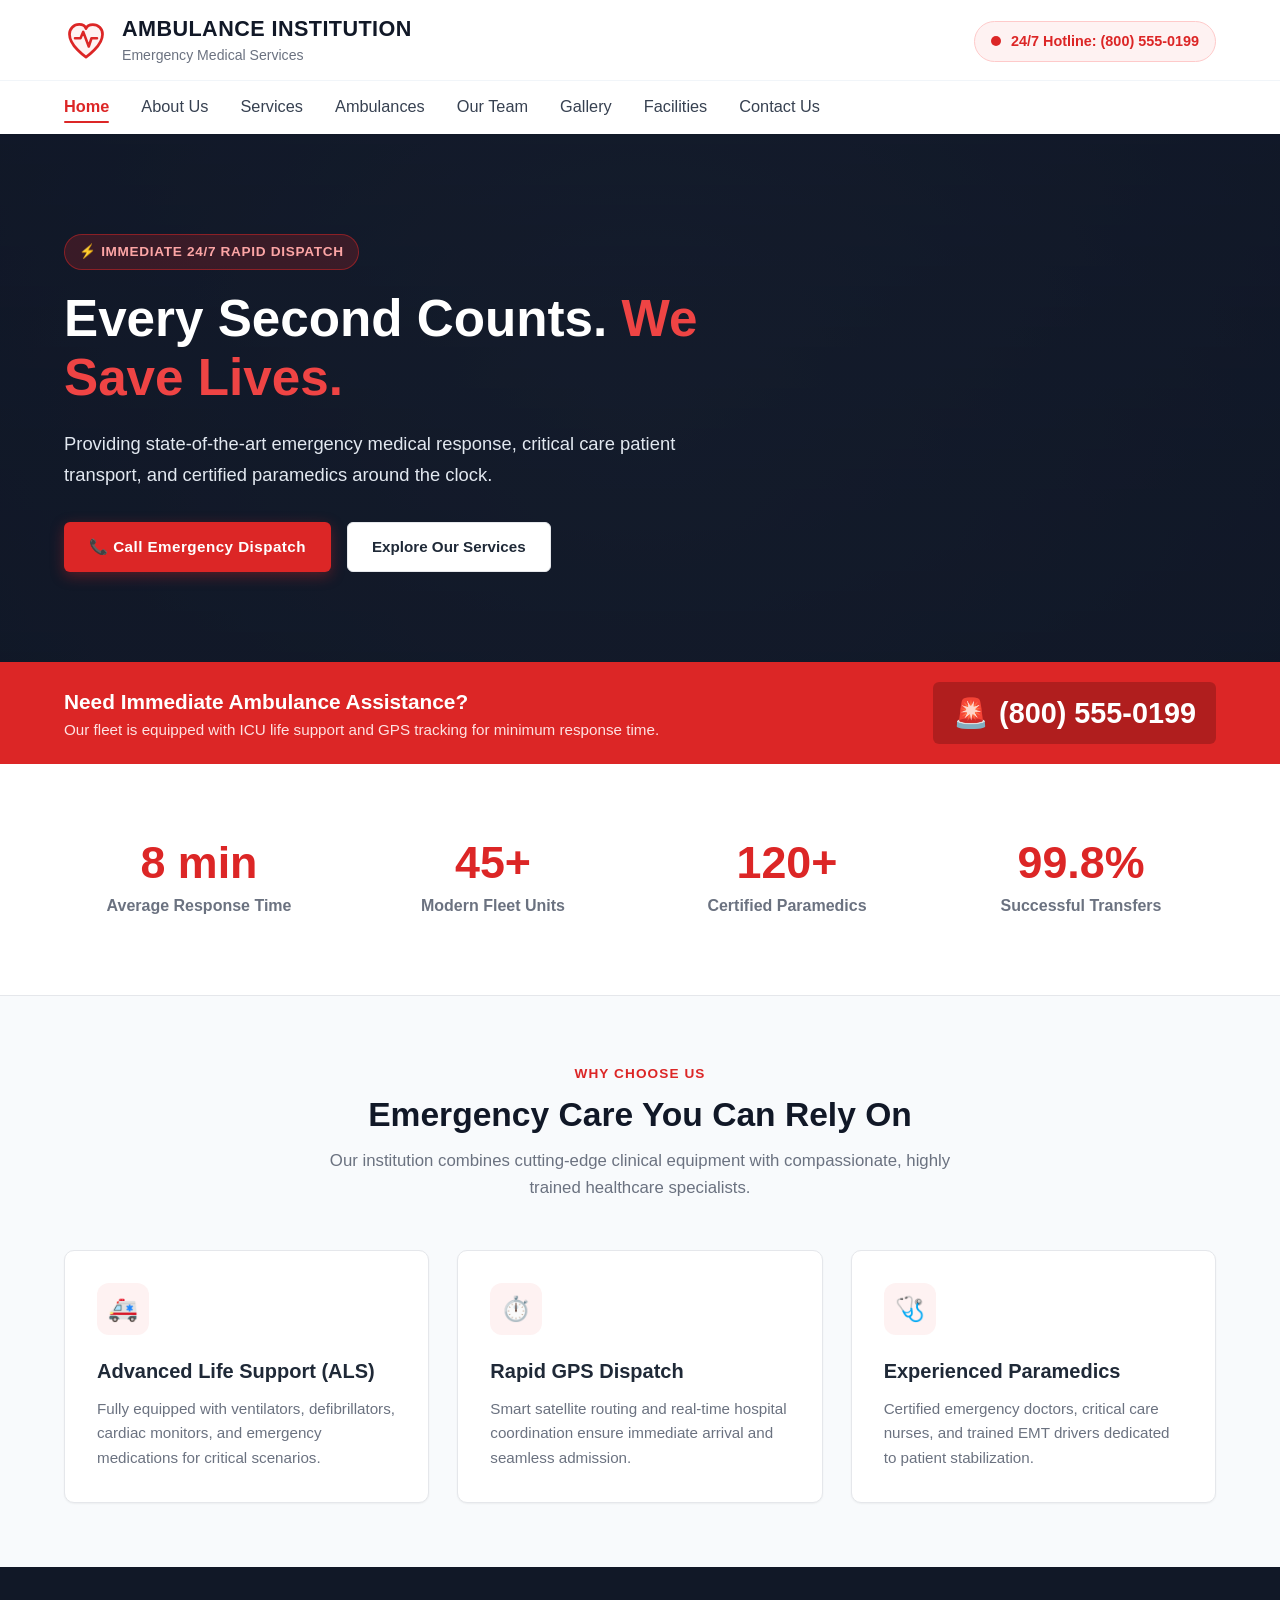
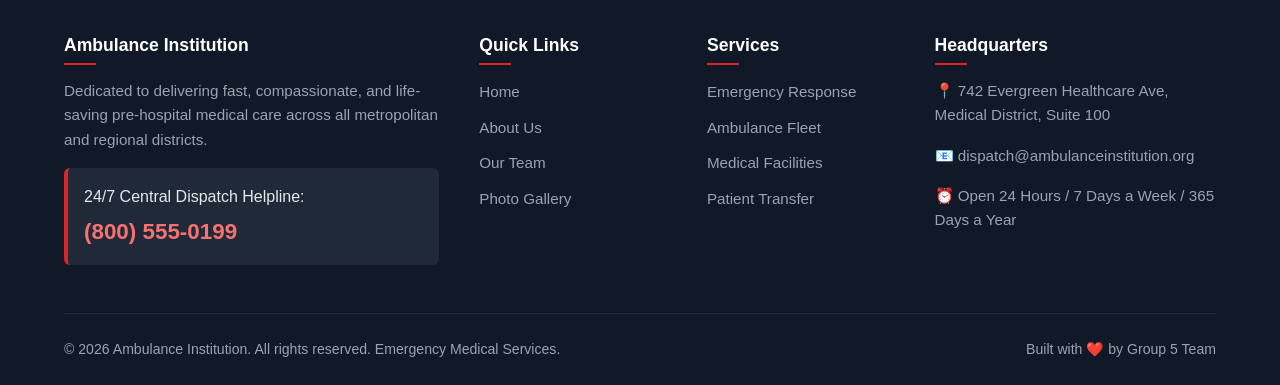
<file: index.html>
<!-- ========================================================
     ASSIGNED TO: PERSON 1 (Home Page)
     DO NOT edit this file if you are not Person 1!
     ======================================================== -->
<!DOCTYPE html>
<html lang="en">
<head>
  <meta charset="UTF-8">
  <meta name="viewport" content="width=device-width, initial-scale=1.0">
  <title>Ambulance Institution | Emergency Medical Services</title>
  <!-- Shared common styles -->
  <link rel="stylesheet" href="css/common.css">
  <!-- Person 1 styles -->
  <link rel="stylesheet" href="css/home.css">
</head>
<body>

  <!-- ========================================================
       HEADER (Shared across all pages - matches provided design)
       ======================================================== -->
  <header class="site-header">
    <div class="header-top">
      <div class="container">
        <div class="brand-wrapper">
          <img src="images/logo.svg" alt="Ambulance Institution Logo" class="brand-logo-icon">
          <div class="brand-text">
            <span class="brand-title">AMBULANCE INSTITUTION</span>
            <span class="brand-subtitle">Emergency Medical Services</span>
          </div>
        </div>
        <div class="emergency-quick-badge">
          <span class="pulse-dot"></span>
          <span>24/7 Hotline: (800) 555-0199</span>
        </div>
      </div>
    </div>

    <div class="header-divider"></div>

    <div class="nav-wrapper">
      <div class="container">
        <button class="mobile-nav-toggle" aria-label="Toggle navigation">&#9776;</button>
        <ul class="nav-menu">
          <li><a href="index.html" class="active">Home</a></li>
          <li><a href="about.html">About Us</a></li>
          <li><a href="services.html">Services</a></li>
          <li><a href="ambulances.html">Ambulances</a></li>
          <li><a href="team.html">Our Team</a></li>
          <li><a href="gallery.html">Gallery</a></li>
          <li><a href="facilities.html">Facilities</a></li>
          <li><a href="contact.html">Contact Us</a></li>
        </ul>
      </div>
    </div>
  </header>

  <!-- ========================================================
       PAGE CONTENT (PERSON 1 WORKSPACE)
       ======================================================== -->
  <main>
    <!-- Hero Banner -->
    <section class="hero-section">
      <div class="container">
        <div class="hero-content">
          <div class="hero-badge">⚡ Immediate 24/7 Rapid Dispatch</div>
          <h1 class="hero-title">Every Second Counts. <span>We Save Lives.</span></h1>
          <p class="hero-desc">
            Providing state-of-the-art emergency medical response, critical care patient transport, and certified paramedics around the clock.
          </p>
          <div class="hero-actions">
            <a href="tel:8005550199" class="btn btn-emergency">📞 Call Emergency Dispatch</a>
            <a href="services.html" class="btn btn-secondary">Explore Our Services</a>
          </div>
        </div>
      </div>
    </section>

    <!-- Quick Emergency Action Strip -->
    <section class="quick-emergency-strip">
      <div class="container">
        <div class="strip-text">
          <h3>Need Immediate Ambulance Assistance?</h3>
          <p>Our fleet is equipped with ICU life support and GPS tracking for minimum response time.</p>
        </div>
        <a href="tel:8005550199" class="strip-hotline">
          🚨 <span>(800) 555-0199</span>
        </a>
      </div>
    </section>

    <!-- Key Stats -->
    <section class="stats-section">
      <div class="container">
        <div class="grid-4">
          <div class="stat-item">
            <div class="stat-number">8 min</div>
            <div class="stat-label">Average Response Time</div>
          </div>
          <div class="stat-item">
            <div class="stat-number">45+</div>
            <div class="stat-label">Modern Fleet Units</div>
          </div>
          <div class="stat-item">
            <div class="stat-number">120+</div>
            <div class="stat-label">Certified Paramedics</div>
          </div>
          <div class="stat-item">
            <div class="stat-number">99.8%</div>
            <div class="stat-label">Successful Transfers</div>
          </div>
        </div>
      </div>
    </section>

    <!-- Core Highlights / Overview -->
    <section class="section-padding">
      <div class="container">
        <div class="section-header">
          <span class="section-tag">Why Choose Us</span>
          <h2 class="section-title">Emergency Care You Can Rely On</h2>
          <p class="section-desc">Our institution combines cutting-edge clinical equipment with compassionate, highly trained healthcare specialists.</p>
        </div>

        <div class="grid-3">
          <div class="feature-card">
            <div class="feature-icon">🚑</div>
            <h3>Advanced Life Support (ALS)</h3>
            <p>Fully equipped with ventilators, defibrillators, cardiac monitors, and emergency medications for critical scenarios.</p>
          </div>
          <div class="feature-card">
            <div class="feature-icon">⏱️</div>
            <h3>Rapid GPS Dispatch</h3>
            <p>Smart satellite routing and real-time hospital coordination ensure immediate arrival and seamless admission.</p>
          </div>
          <div class="feature-card">
            <div class="feature-icon">🩺</div>
            <h3>Experienced Paramedics</h3>
            <p>Certified emergency doctors, critical care nurses, and trained EMT drivers dedicated to patient stabilization.</p>
          </div>
        </div>
      </div>
    </section>
  </main>

  <!-- ========================================================
       FOOTER (Shared across all pages)
       ======================================================== -->
  <footer class="site-footer">
    <div class="container">
      <div class="footer-grid">
        <div class="footer-col">
          <h4>Ambulance Institution</h4>
          <p>Dedicated to delivering fast, compassionate, and life-saving pre-hospital medical care across all metropolitan and regional districts.</p>
          <div class="footer-emergency-box">
            <span>24/7 Central Dispatch Helpline:</span>
            <span class="phone">(800) 555-0199</span>
          </div>
        </div>
        <div class="footer-col">
          <h4>Quick Links</h4>
          <ul class="footer-links">
            <li><a href="index.html">Home</a></li>
            <li><a href="about.html">About Us</a></li>
            <li><a href="team.html">Our Team</a></li>
            <li><a href="gallery.html">Photo Gallery</a></li>
          </ul>
        </div>
        <div class="footer-col">
          <h4>Services</h4>
          <ul class="footer-links">
            <li><a href="services.html">Emergency Response</a></li>
            <li><a href="ambulances.html">Ambulance Fleet</a></li>
            <li><a href="facilities.html">Medical Facilities</a></li>
            <li><a href="contact.html">Patient Transfer</a></li>
          </ul>
        </div>
        <div class="footer-col">
          <h4>Headquarters</h4>
          <p>📍 742 Evergreen Healthcare Ave, Medical District, Suite 100</p>
          <p>📧 dispatch@ambulanceinstitution.org</p>
          <p>⏰ Open 24 Hours / 7 Days a Week / 365 Days a Year</p>
        </div>
      </div>
      <div class="footer-bottom">
        <p>&copy; 2026 Ambulance Institution. All rights reserved. Emergency Medical Services.</p>
        <p>Built with ❤️ by Group 5 Team</p>
      </div>
    </div>
  </footer>

  <script src="js/main.js"></script>
</body>
</html>
</file>
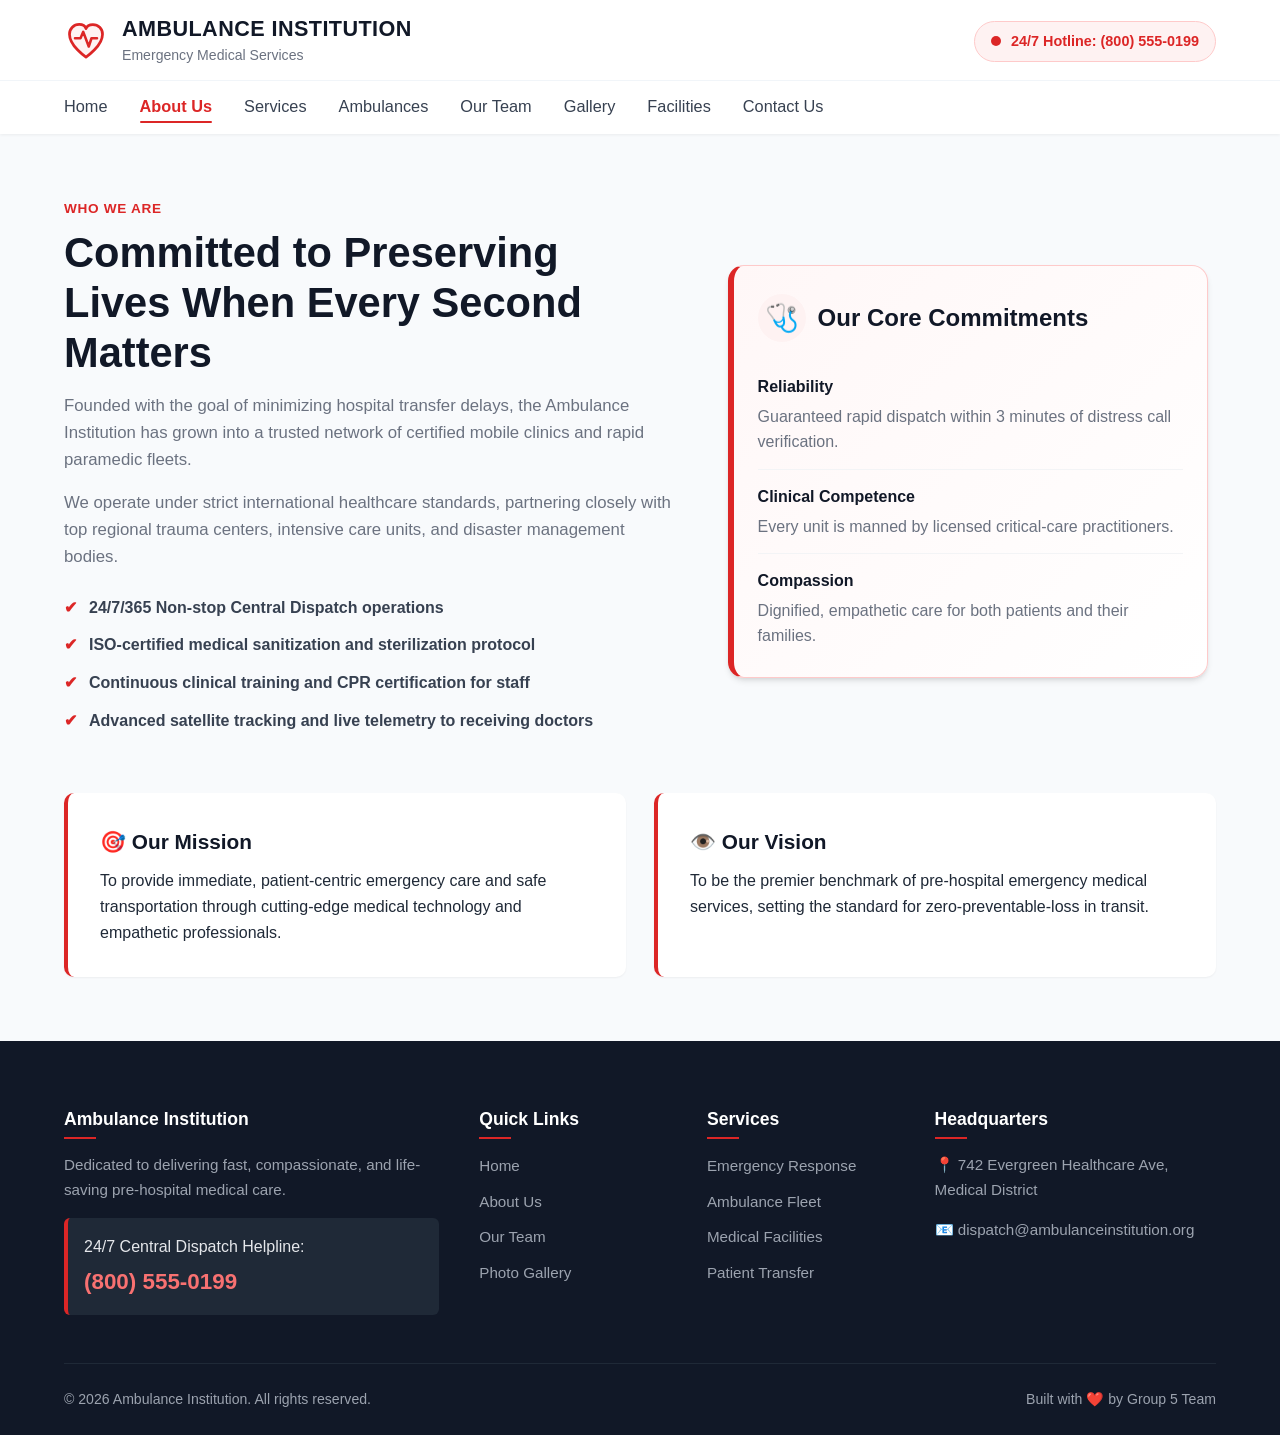
<file: about.html>
<!-- ========================================================
     ASSIGNED TO: PERSON 2 (About Us)
     DO NOT edit this file if you are not Person 2!
     ======================================================== -->
<!DOCTYPE html>
<html lang="en">
<head>
  <meta charset="UTF-8">
  <meta name="viewport" content="width=device-width, initial-scale=1.0">
  <title>About Us | Ambulance Institution</title>
  <link rel="stylesheet" href="css/common.css">
  <link rel="stylesheet" href="css/about.css">
</head>
<body>

  <!-- Shared Header -->
  <header class="site-header">
    <div class="header-top">
      <div class="container">
        <div class="brand-wrapper">
          <img src="images/logo.svg" alt="Ambulance Institution Logo" class="brand-logo-icon">
          <div class="brand-text">
            <span class="brand-title">AMBULANCE INSTITUTION</span>
            <span class="brand-subtitle">Emergency Medical Services</span>
          </div>
        </div>
        <div class="emergency-quick-badge">
          <span class="pulse-dot"></span>
          <span>24/7 Hotline: (800) 555-0199</span>
        </div>
      </div>
    </div>
    <div class="header-divider"></div>
    <div class="nav-wrapper">
      <div class="container">
        <button class="mobile-nav-toggle" aria-label="Toggle navigation">&#9776;</button>
        <ul class="nav-menu">
          <li><a href="index.html">Home</a></li>
          <li><a href="about.html" class="active">About Us</a></li>
          <li><a href="services.html">Services</a></li>
          <li><a href="ambulances.html">Ambulances</a></li>
          <li><a href="team.html">Our Team</a></li>
          <li><a href="gallery.html">Gallery</a></li>
          <li><a href="facilities.html">Facilities</a></li>
          <li><a href="contact.html">Contact Us</a></li>
        </ul>
      </div>
    </div>
  </header>

  <main>
    <!-- About Detail Section -->
    <section class="section-padding">
      <div class="container">
        <div class="about-intro-grid">
          <div class="about-text">
            <span class="about-badge">Who We Are</span>
            <h2>Committed to Preserving Lives When Every Second Matters</h2>
            <p>
              Founded with the goal of minimizing hospital transfer delays, the Ambulance Institution has grown into a trusted network of certified mobile clinics and rapid paramedic fleets.
            </p>
            <p>
              We operate under strict international healthcare standards, partnering closely with top regional trauma centers, intensive care units, and disaster management bodies.
            </p>
            <ul class="about-highlights">
              <li>24/7/365 Non-stop Central Dispatch operations</li>
              <li>ISO-certified medical sanitization and sterilization protocol</li>
              <li>Continuous clinical training and CPR certification for staff</li>
              <li>Advanced satellite tracking and live telemetry to receiving doctors</li>
            </ul>
          </div>
          <div class="about-visual">
            <div class="about-visual-card">
              <div class="about-card-header">
                <span class="about-card-icon">🩺</span>
                <h3>Our Core Commitments</h3>
              </div>
              <div class="about-commitment">
                <strong>Reliability</strong>
                <span>Guaranteed rapid dispatch within 3 minutes of distress call verification.</span>
              </div>
              <div class="about-commitment">
                <strong>Clinical Competence</strong>
                <span>Every unit is manned by licensed critical-care practitioners.</span>
              </div>
              <div class="about-commitment">
                <strong>Compassion</strong>
                <span>Dignified, empathetic care for both patients and their families.</span>
              </div>
            </div>
          </div>
        </div>

        <!-- Mission & Vision -->
        <div class="vision-mission-cards">
          <div class="vision-card">
            <h3>🎯 Our Mission</h3>
            <p>To provide immediate, patient-centric emergency care and safe transportation through cutting-edge medical technology and empathetic professionals.</p>
          </div>
          <div class="vision-card">
            <h3>👁️ Our Vision</h3>
            <p>To be the premier benchmark of pre-hospital emergency medical services, setting the standard for zero-preventable-loss in transit.</p>
          </div>
        </div>
      </div>
    </section>
  </main>

  <!-- Shared Footer -->
  <footer class="site-footer">
    <div class="container">
      <div class="footer-grid">
        <div class="footer-col">
          <h4>Ambulance Institution</h4>
          <p>Dedicated to delivering fast, compassionate, and life-saving pre-hospital medical care.</p>
          <div class="footer-emergency-box">
            <span>24/7 Central Dispatch Helpline:</span>
            <span class="phone">(800) 555-0199</span>
          </div>
        </div>
        <div class="footer-col">
          <h4>Quick Links</h4>
          <ul class="footer-links">
            <li><a href="index.html">Home</a></li>
            <li><a href="about.html">About Us</a></li>
            <li><a href="team.html">Our Team</a></li>
            <li><a href="gallery.html">Photo Gallery</a></li>
          </ul>
        </div>
        <div class="footer-col">
          <h4>Services</h4>
          <ul class="footer-links">
            <li><a href="services.html">Emergency Response</a></li>
            <li><a href="ambulances.html">Ambulance Fleet</a></li>
            <li><a href="facilities.html">Medical Facilities</a></li>
            <li><a href="contact.html">Patient Transfer</a></li>
          </ul>
        </div>
        <div class="footer-col">
          <h4>Headquarters</h4>
          <p>📍 742 Evergreen Healthcare Ave, Medical District</p>
          <p>📧 dispatch@ambulanceinstitution.org</p>
        </div>
      </div>
      <div class="footer-bottom">
        <p>&copy; 2026 Ambulance Institution. All rights reserved.</p>
        <p>Built with ❤️ by Group 5 Team</p>
      </div>
    </div>
  </footer>

  <script src="js/main.js"></script>
</body>
</html>
</file>
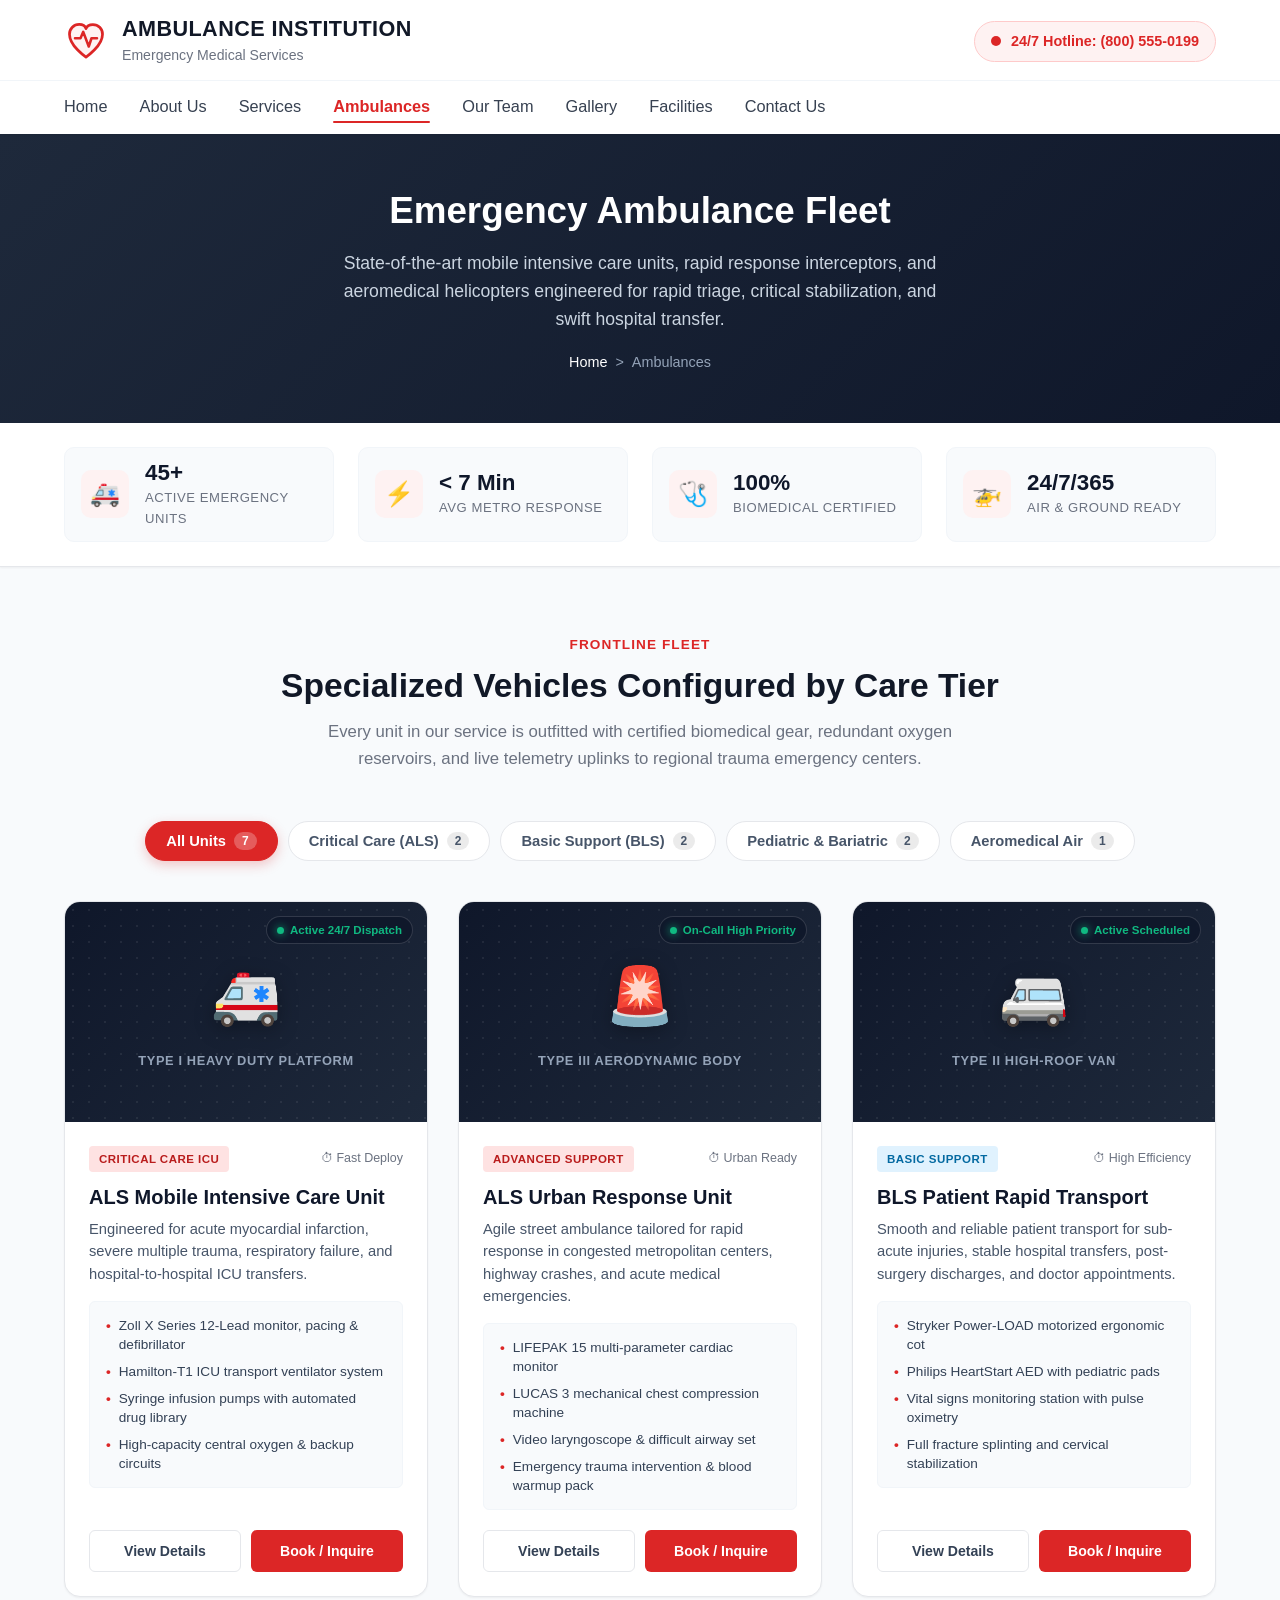
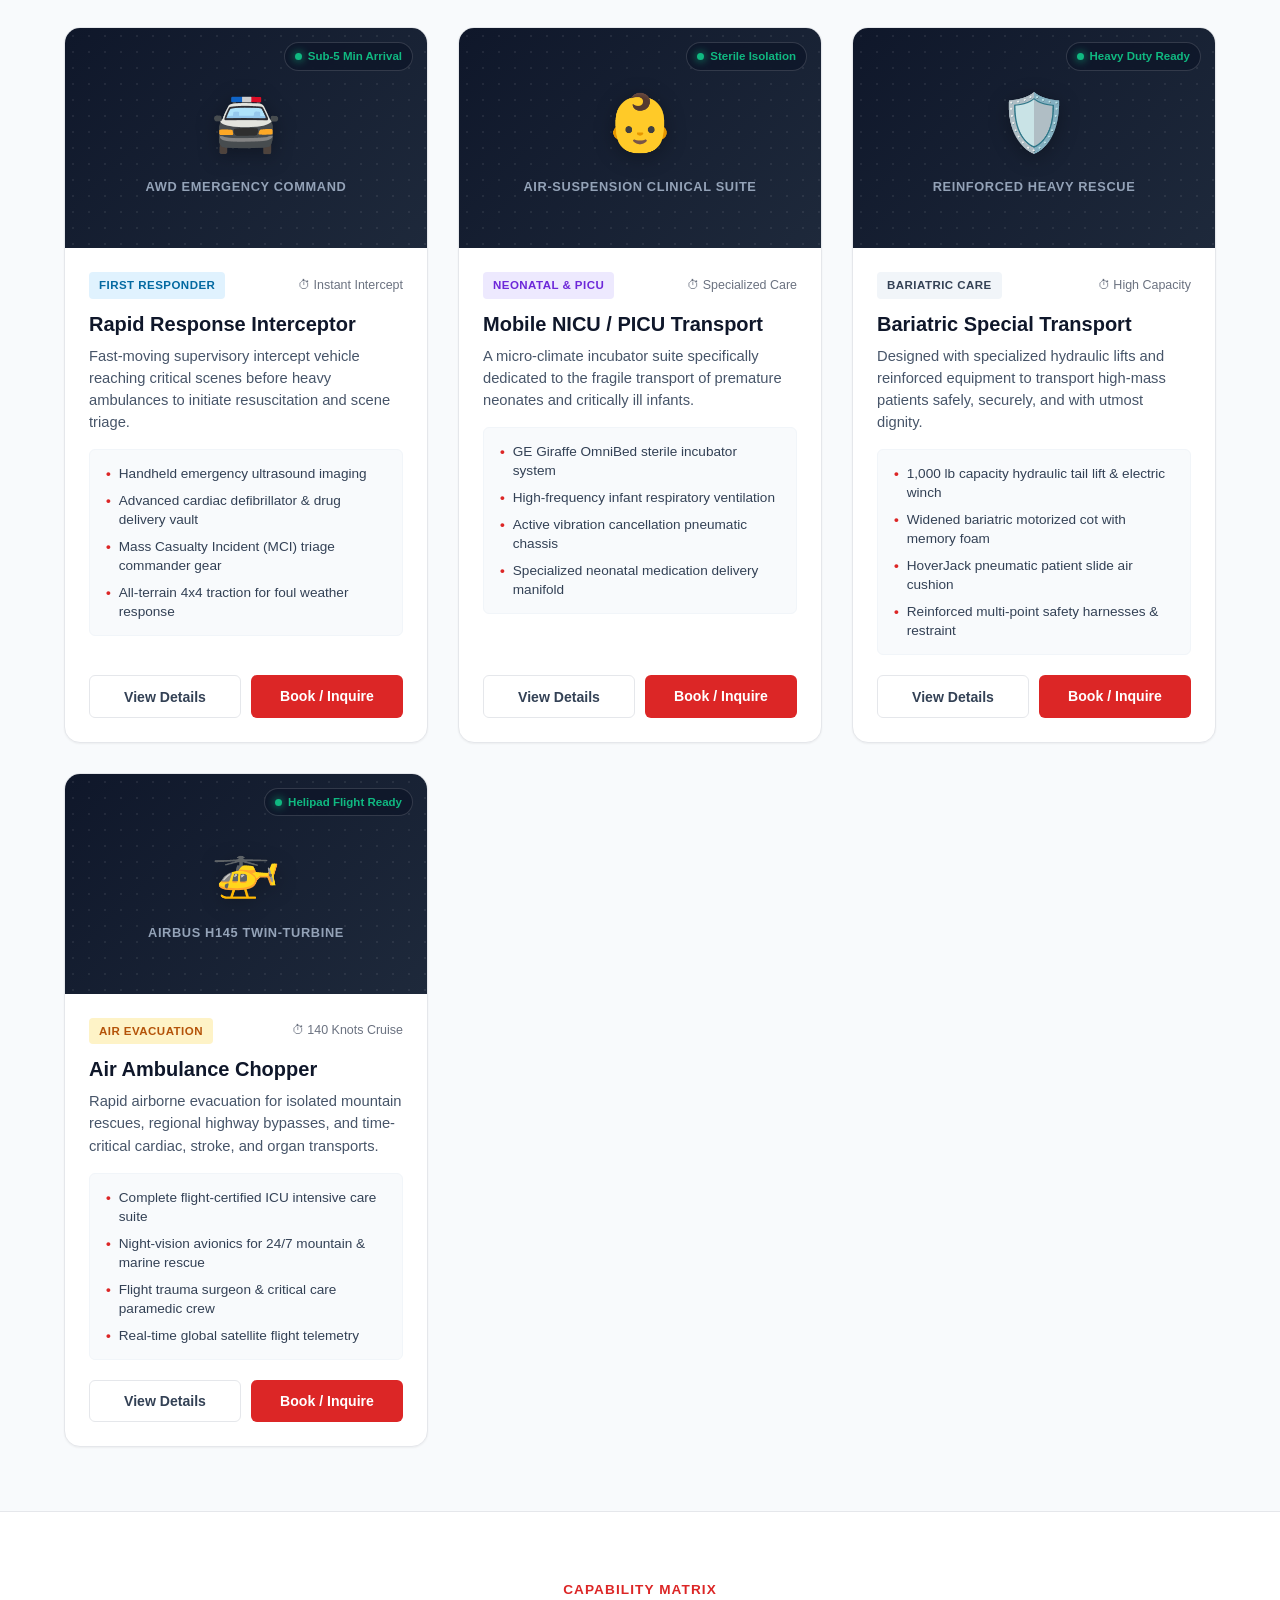
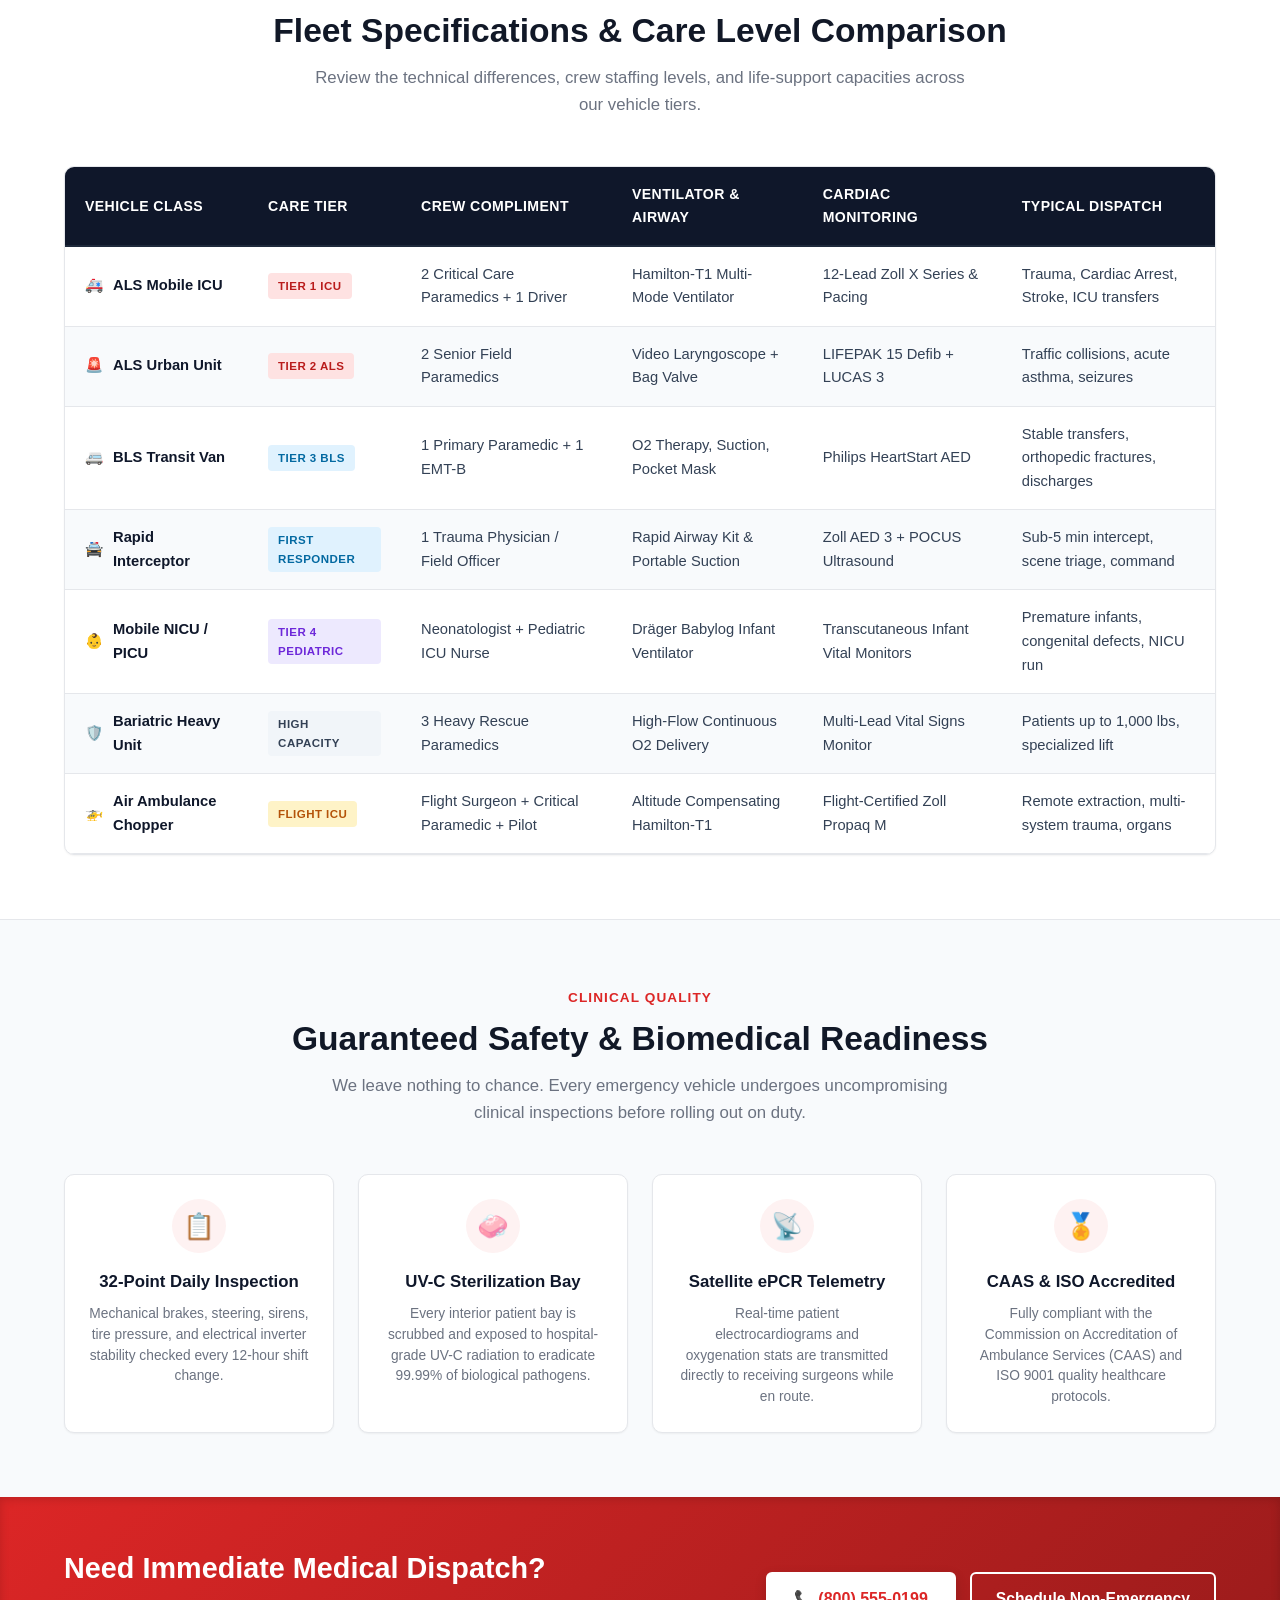
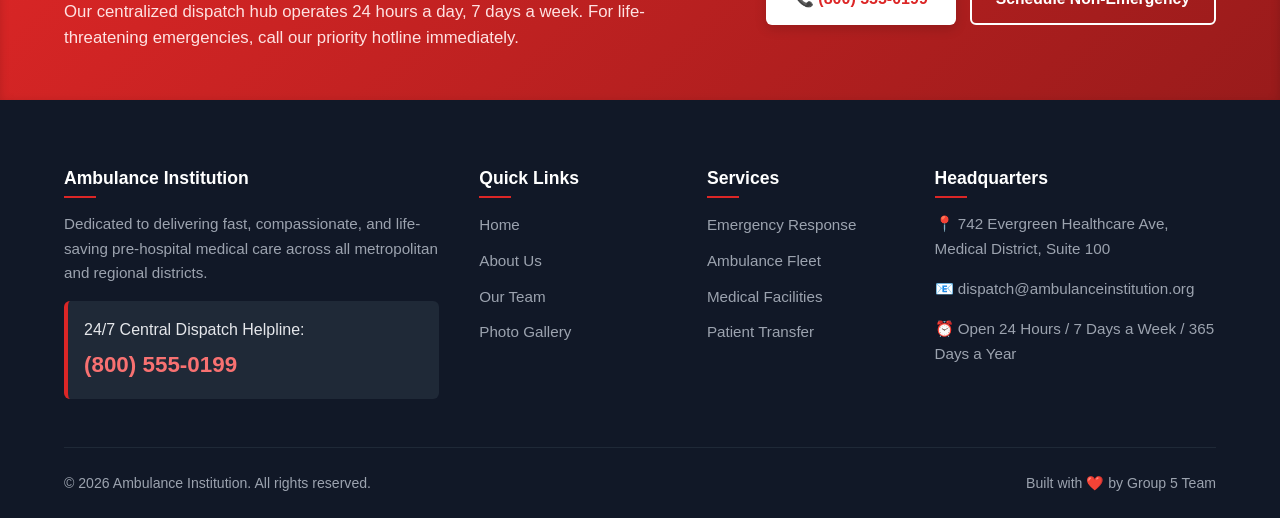
<file: ambulances.html>
<!-- ========================================================
     ASSIGNED TO: PERSON 4 (Ambulances)
     DO NOT edit this file if you are not Person 4!
     ======================================================== -->
<!DOCTYPE html>
<html lang="en">
<head>
  <meta charset="UTF-8">
  <meta name="viewport" content="width=device-width, initial-scale=1.0">
  <title>Our Ambulances & Fleet | Ambulance Institution</title>
  <!-- Shared common styles -->
  <link rel="stylesheet" href="css/common.css">
  <!-- Person 4 styles -->
  <link rel="stylesheet" href="css/ambulances.css">
</head>
<body>

  <!-- Shared Header -->
  <header class="site-header">
    <div class="header-top">
      <div class="container">
        <div class="brand-wrapper">
          <img src="images/logo.svg" alt="Ambulance Institution Logo" class="brand-logo-icon">
          <div class="brand-text">
            <span class="brand-title">AMBULANCE INSTITUTION</span>
            <span class="brand-subtitle">Emergency Medical Services</span>
          </div>
        </div>
        <div class="emergency-quick-badge">
          <span class="pulse-dot"></span>
          <span>24/7 Hotline: (800) 555-0199</span>
        </div>
      </div>
    </div>
    <div class="header-divider"></div>
    <div class="nav-wrapper">
      <div class="container">
        <button class="mobile-nav-toggle" aria-label="Toggle navigation">&#9776;</button>
        <ul class="nav-menu">
          <li><a href="index.html">Home</a></li>
          <li><a href="about.html">About Us</a></li>
          <li><a href="services.html">Services</a></li>
          <li><a href="ambulances.html" class="active">Ambulances</a></li>
          <li><a href="team.html">Our Team</a></li>
          <li><a href="gallery.html">Gallery</a></li>
          <li><a href="facilities.html">Facilities</a></li>
          <li><a href="contact.html">Contact Us</a></li>
        </ul>
      </div>
    </div>
  </header>

  <main>
    <!-- Page Hero Banner -->
    <section class="page-hero">
      <div class="container">
        <h1>Emergency Ambulance Fleet</h1>
        <p>State-of-the-art mobile intensive care units, rapid response interceptors, and aeromedical helicopters engineered for rapid triage, critical stabilization, and swift hospital transfer.</p>
        <div class="breadcrumb">
          <a href="index.html">Home</a> &gt; <span>Ambulances</span>
        </div>
      </div>
    </section>

    <!-- Operational Metrics Strip -->
    <section class="fleet-metrics-strip">
      <div class="container">
        <div class="metrics-row">
          <div class="metric-item">
            <div class="metric-icon-wrap">🚑</div>
            <div class="metric-content">
              <div class="metric-value">45+</div>
              <div class="metric-label">Active Emergency Units</div>
            </div>
          </div>
          <div class="metric-item">
            <div class="metric-icon-wrap">⚡</div>
            <div class="metric-content">
              <div class="metric-value">&lt; 7 Min</div>
              <div class="metric-label">Avg Metro Response</div>
            </div>
          </div>
          <div class="metric-item">
            <div class="metric-icon-wrap">🩺</div>
            <div class="metric-content">
              <div class="metric-value">100%</div>
              <div class="metric-label">Biomedical Certified</div>
            </div>
          </div>
          <div class="metric-item">
            <div class="metric-icon-wrap">🚁</div>
            <div class="metric-content">
              <div class="metric-value">24/7/365</div>
              <div class="metric-label">Air & Ground Ready</div>
            </div>
          </div>
        </div>
      </div>
    </section>

    <!-- Main Fleet Showcase Section -->
    <section class="section-padding">
      <div class="container">
        <div class="section-header">
          <span class="section-tag">Frontline Fleet</span>
          <h2 class="section-title">Specialized Vehicles Configured by Care Tier</h2>
          <p class="section-desc">Every unit in our service is outfitted with certified biomedical gear, redundant oxygen reservoirs, and live telemetry uplinks to regional trauma emergency centers.</p>
        </div>

        <!-- Filter Buttons -->
        <div class="filter-wrapper">
          <button class="filter-btn active" data-filter="all">
            <span>All Units</span> <span class="count-badge">7</span>
          </button>
          <button class="filter-btn" data-filter="als">
            <span>Critical Care (ALS)</span> <span class="count-badge">2</span>
          </button>
          <button class="filter-btn" data-filter="bls">
            <span>Basic Support (BLS)</span> <span class="count-badge">2</span>
          </button>
          <button class="filter-btn" data-filter="specialized">
            <span>Pediatric & Bariatric</span> <span class="count-badge">2</span>
          </button>
          <button class="filter-btn" data-filter="air">
            <span>Aeromedical Air</span> <span class="count-badge">1</span>
          </button>
        </div>

        <!-- Fleet Grid -->
        <div class="fleet-grid">

          <!-- Vehicle 1: ALS Mobile ICU -->
          <div class="fleet-card" data-category="als"
               data-title="ALS Mobile Intensive Care Unit"
               data-chassis="Ford F-450 Super Duty 4x4 (Type I Chassis)"
               data-crew="2 Critical Care Paramedics + 1 Emergency Driver"
               data-care-tier="Advanced Life Support (Level 1 Mobile ICU)"
               data-range="480 miles highway / unlimited urban continuous"
               data-power="3.5kW Pure Sine Medical Inverter + Dual Shorelines"
               data-eq-1="Zoll X Series 12-Lead Cardiac Monitor & Defibrillator"
               data-eq-2="Hamilton-T1 Multi-Mode Transport Ventilator (Adult/Peds)"
               data-eq-3="Triple-Channel Alaris Infusion Syringe Pumps"
               data-eq-4="Continuous End-Tidal Capnography (EtCO2) & Pulse Oximetry"
               data-eq-5="Main 3,000L O2 Cylinder + Dual Portable D-Cylinders"
               data-eq-6="Direct Satellite Cellular 12-Lead Telemetry Uplink">
            <div class="fleet-visual-container">
              <div class="fleet-visual-bg-pattern"></div>
              <div class="fleet-status-pill">
                <span class="status-dot-live"></span>
                <span>Active 24/7 Dispatch</span>
              </div>
              <div class="fleet-visual-graphic">
                <span class="fleet-visual-icon">🚑</span>
                <span class="fleet-vehicle-model">Type I Heavy Duty Platform</span>
              </div>
            </div>
            <div class="fleet-info">
              <div class="fleet-badge-row">
                <span class="fleet-badge badge-als">Critical Care ICU</span>
                <span class="fleet-dispatch-time">⏱ Fast Deploy</span>
              </div>
              <h3 class="fleet-title">ALS Mobile Intensive Care Unit</h3>
              <p class="fleet-desc">Engineered for acute myocardial infarction, severe multiple trauma, respiratory failure, and hospital-to-hospital ICU transfers.</p>
              <ul class="fleet-specs">
                <li><span class="spec-bullet">•</span> Zoll X Series 12-Lead monitor, pacing & defibrillator</li>
                <li><span class="spec-bullet">•</span> Hamilton-T1 ICU transport ventilator system</li>
                <li><span class="spec-bullet">•</span> Syringe infusion pumps with automated drug library</li>
                <li><span class="spec-bullet">•</span> High-capacity central oxygen & backup circuits</li>
              </ul>
              <div class="fleet-card-actions">
                <button type="button" class="btn-spec-details">View Details</button>
                <a href="contact.html?inquiry=ALS-ICU" class="btn-card-dispatch">Book / Inquire</a>
              </div>
            </div>
          </div>

          <!-- Vehicle 2: ALS Urban Response Unit -->
          <div class="fleet-card" data-category="als"
               data-title="ALS Urban Response Unit"
               data-chassis="Chevrolet Express G4500 (Type III Cutaway Body)"
               data-crew="2 Certified Flight / Senior Paramedics"
               data-care-tier="Advanced Life Support (Level 2 Pre-Hospital Care)"
               data-range="420 miles range / GPS Optimized routing"
               data-power="2.8kW Medical Inverter with Battery Backup"
               data-eq-1="Physio-Control LIFEPAK 15 Defibrillator / Monitor"
               data-eq-2="LUCAS 3 Automated Chest Compression Device"
               data-eq-3="McGrath Video Laryngoscope & Advanced Airway Kit"
               data-eq-4="EZ-IO Intraosseous Vascular Access Drill"
               data-eq-5="Automated Suction & Trauma Stabilization Splints"
               data-eq-6="Integrated ePCR Wireless Tablet & CAD Terminal">
            <div class="fleet-visual-container">
              <div class="fleet-visual-bg-pattern"></div>
              <div class="fleet-status-pill">
                <span class="status-dot-live"></span>
                <span>On-Call High Priority</span>
              </div>
              <div class="fleet-visual-graphic">
                <span class="fleet-visual-icon">🚨</span>
                <span class="fleet-vehicle-model">Type III Aerodynamic Body</span>
              </div>
            </div>
            <div class="fleet-info">
              <div class="fleet-badge-row">
                <span class="fleet-badge badge-als">Advanced Support</span>
                <span class="fleet-dispatch-time">⏱ Urban Ready</span>
              </div>
              <h3 class="fleet-title">ALS Urban Response Unit</h3>
              <p class="fleet-desc">Agile street ambulance tailored for rapid response in congested metropolitan centers, highway crashes, and acute medical emergencies.</p>
              <ul class="fleet-specs">
                <li><span class="spec-bullet">•</span> LIFEPAK 15 multi-parameter cardiac monitor</li>
                <li><span class="spec-bullet">•</span> LUCAS 3 mechanical chest compression machine</li>
                <li><span class="spec-bullet">•</span> Video laryngoscope & difficult airway set</li>
                <li><span class="spec-bullet">•</span> Emergency trauma intervention & blood warmup pack</li>
              </ul>
              <div class="fleet-card-actions">
                <button type="button" class="btn-spec-details">View Details</button>
                <a href="contact.html?inquiry=ALS-Urban" class="btn-card-dispatch">Book / Inquire</a>
              </div>
            </div>
          </div>

          <!-- Vehicle 3: BLS Patient Transit Van -->
          <div class="fleet-card" data-category="bls"
               data-title="BLS Patient Rapid Transport Van"
               data-chassis="Mercedes-Benz Sprinter 3500 High-Roof (Type II Van)"
               data-crew="1 Primary Care Paramedic + 1 Certified EMT-Basic"
               data-care-tier="Basic Life Support (BLS Non-Invasive Stabilization)"
               data-range="550 miles highway / eco-diesel powertrain"
               data-power="1.8kW Regulated Medical Power Supply"
               data-eq-1="Philips HeartStart Automated External Defibrillator (AED)"
               data-eq-2="Stryker Power-LOAD Powered Cot System (700 lb rating)"
               data-eq-3="Digital Multi-Parameter Vital Signs Monitor (BP/SpO2/Temp)"
               data-eq-4="Full Spine Boards, Cervical Collars & Traction Splints"
               data-eq-5="Continuous Oxygen Therapy Delivery Masks & Cannulas"
               data-eq-6="Emergency Burn Kits & Hemostatic Bandages">
            <div class="fleet-visual-container">
              <div class="fleet-visual-bg-pattern"></div>
              <div class="fleet-status-pill">
                <span class="status-dot-live"></span>
                <span>Active Scheduled</span>
              </div>
              <div class="fleet-visual-graphic">
                <span class="fleet-visual-icon">🚐</span>
                <span class="fleet-vehicle-model">Type II High-Roof Van</span>
              </div>
            </div>
            <div class="fleet-info">
              <div class="fleet-badge-row">
                <span class="fleet-badge badge-bls">Basic Support</span>
                <span class="fleet-dispatch-time">⏱ High Efficiency</span>
              </div>
              <h3 class="fleet-title">BLS Patient Rapid Transport</h3>
              <p class="fleet-desc">Smooth and reliable patient transport for sub-acute injuries, stable hospital transfers, post-surgery discharges, and doctor appointments.</p>
              <ul class="fleet-specs">
                <li><span class="spec-bullet">•</span> Stryker Power-LOAD motorized ergonomic cot</li>
                <li><span class="spec-bullet">•</span> Philips HeartStart AED with pediatric pads</li>
                <li><span class="spec-bullet">•</span> Vital signs monitoring station with pulse oximetry</li>
                <li><span class="spec-bullet">•</span> Full fracture splinting and cervical stabilization</li>
              </ul>
              <div class="fleet-card-actions">
                <button type="button" class="btn-spec-details">View Details</button>
                <a href="contact.html?inquiry=BLS-Transport" class="btn-card-dispatch">Book / Inquire</a>
              </div>
            </div>
          </div>

          <!-- Vehicle 4: Rapid First Responder Interceptor -->
          <div class="fleet-card" data-category="bls"
               data-title="Rapid Response Interceptor SUV"
               data-chassis="Ford Police Interceptor Utility All-Wheel-Drive"
               data-crew="1 Emergency Medical Physician or EMS Field Supervisor"
               data-care-tier="Rapid On-Scene Triage & Early Field Intervention"
               data-range="450 miles range / All-Weather AWD"
               data-power="Dual Battery Auxiliary DC Emergency Inverter"
               data-eq-1="Zoll AED 3 BLS/ALS Automated Defibrillator"
               data-eq-2="Handheld Point-of-Care Ultrasound (POCUS)"
               data-eq-3="Mass Casualty Incident (MCI) Triage Command Kit"
               data-eq-4="Emergency Hemostatic Wound Kits & Tourniquets"
               data-eq-5="Temperature-Regulated Drug & Blood Storage Vault"
               data-eq-6="Multi-Agency VHF/UHF Encrypted Satellite Radio">
            <div class="fleet-visual-container">
              <div class="fleet-visual-bg-pattern"></div>
              <div class="fleet-status-pill">
                <span class="status-dot-live"></span>
                <span>Sub-5 Min Arrival</span>
              </div>
              <div class="fleet-visual-graphic">
                <span class="fleet-visual-icon">🚔</span>
                <span class="fleet-vehicle-model">AWD Emergency Command</span>
              </div>
            </div>
            <div class="fleet-info">
              <div class="fleet-badge-row">
                <span class="fleet-badge badge-bls">First Responder</span>
                <span class="fleet-dispatch-time">⏱ Instant Intercept</span>
              </div>
              <h3 class="fleet-title">Rapid Response Interceptor</h3>
              <p class="fleet-desc">Fast-moving supervisory intercept vehicle reaching critical scenes before heavy ambulances to initiate resuscitation and scene triage.</p>
              <ul class="fleet-specs">
                <li><span class="spec-bullet">•</span> Handheld emergency ultrasound imaging</li>
                <li><span class="spec-bullet">•</span> Advanced cardiac defibrillator & drug delivery vault</li>
                <li><span class="spec-bullet">•</span> Mass Casualty Incident (MCI) triage commander gear</li>
                <li><span class="spec-bullet">•</span> All-terrain 4x4 traction for foul weather response</li>
              </ul>
              <div class="fleet-card-actions">
                <button type="button" class="btn-spec-details">View Details</button>
                <a href="contact.html?inquiry=Interceptor-SUV" class="btn-card-dispatch">Book / Inquire</a>
              </div>
            </div>
          </div>

          <!-- Vehicle 5: Mobile NICU / PICU Carrier -->
          <div class="fleet-card" data-category="specialized"
               data-title="Mobile NICU / PICU Pediatric Transport"
               data-chassis="Freightliner M2 Custom Clinical Suite (Air-Ride)"
               data-crew="1 Neonatologist / Pediatrician + 1 Neonatal Transport Nurse"
               data-care-tier="Pediatric & Neonatal Intensive Care Tier 4"
               data-range="500 miles vibration-damped smooth transit"
               data-power="Dual Isolated Hospital-Grade Power Inverters"
               data-eq-1="GE Giraffe OmniBed Temperature-Controlled Transport Incubator"
               data-eq-2="Dräger Babylog VN500 High-Frequency Infant Ventilator"
               data-eq-3="Nitric Oxide (iNO) Inhalation Therapy Regulator"
               data-eq-4="Non-Invasive Transcutaneous Bilirubin & Blood Gas Monitors"
               data-eq-5="Active Pneumatic Vibration-Isolation Stretcher Deck"
               data-eq-6="Ambient Fiber-Optic Calming Nursery Lighting Suite">
            <div class="fleet-visual-container">
              <div class="fleet-visual-bg-pattern"></div>
              <div class="fleet-status-pill">
                <span class="status-dot-live"></span>
                <span>Sterile Isolation</span>
              </div>
              <div class="fleet-visual-graphic">
                <span class="fleet-visual-icon">👶</span>
                <span class="fleet-vehicle-model">Air-Suspension Clinical Suite</span>
              </div>
            </div>
            <div class="fleet-info">
              <div class="fleet-badge-row">
                <span class="fleet-badge badge-peds">Neonatal & PICU</span>
                <span class="fleet-dispatch-time">⏱ Specialized Care</span>
              </div>
              <h3 class="fleet-title">Mobile NICU / PICU Transport</h3>
              <p class="fleet-desc">A micro-climate incubator suite specifically dedicated to the fragile transport of premature neonates and critically ill infants.</p>
              <ul class="fleet-specs">
                <li><span class="spec-bullet">•</span> GE Giraffe OmniBed sterile incubator system</li>
                <li><span class="spec-bullet">•</span> High-frequency infant respiratory ventilation</li>
                <li><span class="spec-bullet">•</span> Active vibration cancellation pneumatic chassis</li>
                <li><span class="spec-bullet">•</span> Specialized neonatal medication delivery manifold</li>
              </ul>
              <div class="fleet-card-actions">
                <button type="button" class="btn-spec-details">View Details</button>
                <a href="contact.html?inquiry=NICU-PICU" class="btn-card-dispatch">Book / Inquire</a>
              </div>
            </div>
          </div>

          <!-- Vehicle 6: Bariatric Heavy-Rescue Transport -->
          <div class="fleet-card" data-category="specialized"
               data-title="Bariatric Special Transport Unit"
               data-chassis="International TerraStar Heavy Medic Chassis"
               data-crew="3 Certified Heavy-Rescue Paramedics"
               data-care-tier="High-Mass Patient Transport with Dignity & Comfort"
               data-range="460 miles heavy load capacity"
               data-power="3.0kW Heavy Inverter + Hydraulic Auxiliary Power"
               data-eq-1="Hydraulic Tail-Lift Ramp Rated for 1,000 lbs (450 kg)"
               data-eq-2="Stryker Bariatric Powered Cot with Widened Support Wings"
               data-eq-3="HoverJack Air Patient Transfer Mattress & Air Blower"
               data-eq-4="High-Flow Oxygen & Dual High-Capacity Suction Pumps"
               data-eq-5="Reinforced Dual-Chassis Pneumatic Leveling System"
               data-eq-6="Wider Cabin Access Doors & Low Incline Winch System">
            <div class="fleet-visual-container">
              <div class="fleet-visual-bg-pattern"></div>
              <div class="fleet-status-pill">
                <span class="status-dot-live"></span>
                <span>Heavy Duty Ready</span>
              </div>
              <div class="fleet-visual-graphic">
                <span class="fleet-visual-icon">🛡️</span>
                <span class="fleet-vehicle-model">Reinforced Heavy Rescue</span>
              </div>
            </div>
            <div class="fleet-info">
              <div class="fleet-badge-row">
                <span class="fleet-badge badge-heavy">Bariatric Care</span>
                <span class="fleet-dispatch-time">⏱ High Capacity</span>
              </div>
              <h3 class="fleet-title">Bariatric Special Transport</h3>
              <p class="fleet-desc">Designed with specialized hydraulic lifts and reinforced equipment to transport high-mass patients safely, securely, and with utmost dignity.</p>
              <ul class="fleet-specs">
                <li><span class="spec-bullet">•</span> 1,000 lb capacity hydraulic tail lift & electric winch</li>
                <li><span class="spec-bullet">•</span> Widened bariatric motorized cot with memory foam</li>
                <li><span class="spec-bullet">•</span> HoverJack pneumatic patient slide air cushion</li>
                <li><span class="spec-bullet">•</span> Reinforced multi-point safety harnesses & restraint</li>
              </ul>
              <div class="fleet-card-actions">
                <button type="button" class="btn-spec-details">View Details</button>
                <a href="contact.html?inquiry=Bariatric" class="btn-card-dispatch">Book / Inquire</a>
              </div>
            </div>
          </div>

          <!-- Vehicle 7: Aeromedical Helicopter (Airbus H145) -->
          <div class="fleet-card" data-category="air"
               data-title="Air Ambulance Helicopter (Airbus H145)"
               data-chassis="Airbus H145 Twin-Turbine Rotorcraft (Aeromedical Spec)"
               data-crew="1 Commercial Flight Pilot + 1 Trauma Doctor + 1 Flight Paramedic"
               data-care-tier="Critical Care Flight Aeromedical Evacuation"
               data-range="400 nautical miles / 145 knots cruise speed"
               data-power="Dual Engine-Driven Generators + Aeromedical AC/DC Bus"
               data-eq-1="FAA/EASA Flight-Certified Bucher Aeromedical ICU Interior"
               data-eq-2="Zoll Propaq M Flight-Certified Monitor & Defibrillator"
               data-eq-3="Hamilton-T1 Military Grade Altitude-Compensating Ventilator"
               data-eq-4="Liquid Oxygen (LOX) 10-Hour Flight Supply Reservoir"
               data-eq-5="Night Vision Goggles (NVG) & Helipad Weather Radar"
               data-eq-6="Direct Satellite Voice & Flight Following Uplink">
            <div class="fleet-visual-container">
              <div class="fleet-visual-bg-pattern"></div>
              <div class="fleet-status-pill">
                <span class="status-dot-live"></span>
                <span>Helipad Flight Ready</span>
              </div>
              <div class="fleet-visual-graphic">
                <span class="fleet-visual-icon">🚁</span>
                <span class="fleet-vehicle-model">Airbus H145 Twin-Turbine</span>
              </div>
            </div>
            <div class="fleet-info">
              <div class="fleet-badge-row">
                <span class="fleet-badge badge-air">Air Evacuation</span>
                <span class="fleet-dispatch-time">⏱ 140 Knots Cruise</span>
              </div>
              <h3 class="fleet-title">Air Ambulance Chopper</h3>
              <p class="fleet-desc">Rapid airborne evacuation for isolated mountain rescues, regional highway bypasses, and time-critical cardiac, stroke, and organ transports.</p>
              <ul class="fleet-specs">
                <li><span class="spec-bullet">•</span> Complete flight-certified ICU intensive care suite</li>
                <li><span class="spec-bullet">•</span> Night-vision avionics for 24/7 mountain & marine rescue</li>
                <li><span class="spec-bullet">•</span> Flight trauma surgeon & critical care paramedic crew</li>
                <li><span class="spec-bullet">•</span> Real-time global satellite flight telemetry</li>
              </ul>
              <div class="fleet-card-actions">
                <button type="button" class="btn-spec-details">View Details</button>
                <a href="contact.html?inquiry=Air-Ambulance" class="btn-card-dispatch">Book / Inquire</a>
              </div>
            </div>
          </div>

        </div>
      </div>
    </section>

    <!-- Fleet Comparison Matrix Table -->
    <section class="section-padding table-section">
      <div class="container">
        <div class="section-header">
          <span class="section-tag">Capability Matrix</span>
          <h2 class="section-title">Fleet Specifications & Care Level Comparison</h2>
          <p class="section-desc">Review the technical differences, crew staffing levels, and life-support capacities across our vehicle tiers.</p>
        </div>

        <div class="table-responsive-wrapper">
          <table class="fleet-compare-table">
            <thead>
              <tr>
                <th>Vehicle Class</th>
                <th>Care Tier</th>
                <th>Crew Compliment</th>
                <th>Ventilator & Airway</th>
                <th>Cardiac Monitoring</th>
                <th>Typical Dispatch</th>
              </tr>
            </thead>
            <tbody>
              <tr>
                <td><div class="vehicle-name-col"><span>🚑</span> ALS Mobile ICU</div></td>
                <td><span class="fleet-badge badge-als">Tier 1 ICU</span></td>
                <td>2 Critical Care Paramedics + 1 Driver</td>
                <td>Hamilton-T1 Multi-Mode Ventilator</td>
                <td>12-Lead Zoll X Series & Pacing</td>
                <td>Trauma, Cardiac Arrest, Stroke, ICU transfers</td>
              </tr>
              <tr>
                <td><div class="vehicle-name-col"><span>🚨</span> ALS Urban Unit</div></td>
                <td><span class="fleet-badge badge-als">Tier 2 ALS</span></td>
                <td>2 Senior Field Paramedics</td>
                <td>Video Laryngoscope + Bag Valve</td>
                <td>LIFEPAK 15 Defib + LUCAS 3</td>
                <td>Traffic collisions, acute asthma, seizures</td>
              </tr>
              <tr>
                <td><div class="vehicle-name-col"><span>🚐</span> BLS Transit Van</div></td>
                <td><span class="fleet-badge badge-bls">Tier 3 BLS</span></td>
                <td>1 Primary Paramedic + 1 EMT-B</td>
                <td>O2 Therapy, Suction, Pocket Mask</td>
                <td>Philips HeartStart AED</td>
                <td>Stable transfers, orthopedic fractures, discharges</td>
              </tr>
              <tr>
                <td><div class="vehicle-name-col"><span>🚔</span> Rapid Interceptor</div></td>
                <td><span class="fleet-badge badge-bls">First Responder</span></td>
                <td>1 Trauma Physician / Field Officer</td>
                <td>Rapid Airway Kit & Portable Suction</td>
                <td>Zoll AED 3 + POCUS Ultrasound</td>
                <td>Sub-5 min intercept, scene triage, command</td>
              </tr>
              <tr>
                <td><div class="vehicle-name-col"><span>👶</span> Mobile NICU / PICU</div></td>
                <td><span class="fleet-badge badge-peds">Tier 4 Pediatric</span></td>
                <td>Neonatologist + Pediatric ICU Nurse</td>
                <td>Dräger Babylog Infant Ventilator</td>
                <td>Transcutaneous Infant Vital Monitors</td>
                <td>Premature infants, congenital defects, NICU run</td>
              </tr>
              <tr>
                <td><div class="vehicle-name-col"><span>🛡️</span> Bariatric Heavy Unit</div></td>
                <td><span class="fleet-badge badge-heavy">High Capacity</span></td>
                <td>3 Heavy Rescue Paramedics</td>
                <td>High-Flow Continuous O2 Delivery</td>
                <td>Multi-Lead Vital Signs Monitor</td>
                <td>Patients up to 1,000 lbs, specialized lift</td>
              </tr>
              <tr>
                <td><div class="vehicle-name-col"><span>🚁</span> Air Ambulance Chopper</div></td>
                <td><span class="fleet-badge badge-air">Flight ICU</span></td>
                <td>Flight Surgeon + Critical Paramedic + Pilot</td>
                <td>Altitude Compensating Hamilton-T1</td>
                <td>Flight-Certified Zoll Propaq M</td>
                <td>Remote extraction, multi-system trauma, organs</td>
              </tr>
            </tbody>
          </table>
        </div>
      </div>
    </section>

    <!-- Biomedical Quality & Inspection Standards -->
    <section class="section-padding">
      <div class="container">
        <div class="section-header">
          <span class="section-tag">Clinical Quality</span>
          <h2 class="section-title">Guaranteed Safety & Biomedical Readiness</h2>
          <p class="section-desc">We leave nothing to chance. Every emergency vehicle undergoes uncompromising clinical inspections before rolling out on duty.</p>
        </div>

        <div class="standards-grid">
          <div class="standard-card">
            <div class="standard-icon-box">📋</div>
            <h3>32-Point Daily Inspection</h3>
            <p>Mechanical brakes, steering, sirens, tire pressure, and electrical inverter stability checked every 12-hour shift change.</p>
          </div>
          <div class="standard-card">
            <div class="standard-icon-box">🧼</div>
            <h3>UV-C Sterilization Bay</h3>
            <p>Every interior patient bay is scrubbed and exposed to hospital-grade UV-C radiation to eradicate 99.99% of biological pathogens.</p>
          </div>
          <div class="standard-card">
            <div class="standard-icon-box">📡</div>
            <h3>Satellite ePCR Telemetry</h3>
            <p>Real-time patient electrocardiograms and oxygenation stats are transmitted directly to receiving surgeons while en route.</p>
          </div>
          <div class="standard-card">
            <div class="standard-icon-box">🏅</div>
            <h3>CAAS & ISO Accredited</h3>
            <p>Fully compliant with the Commission on Accreditation of Ambulance Services (CAAS) and ISO 9001 quality healthcare protocols.</p>
          </div>
        </div>
      </div>
    </section>

    <!-- Emergency Dispatch Callout Banner -->
    <section class="emergency-banner-section">
      <div class="container">
        <div class="emergency-banner-box">
          <div class="emergency-banner-info">
            <h2>Need Immediate Medical Dispatch?</h2>
            <p>Our centralized dispatch hub operates 24 hours a day, 7 days a week. For life-threatening emergencies, call our priority hotline immediately.</p>
          </div>
          <div class="emergency-banner-actions">
            <a href="tel:8005550199" class="btn-white-solid">📞 (800) 555-0199</a>
            <a href="contact.html" class="btn-white-outline">Schedule Non-Emergency</a>
          </div>
        </div>
      </div>
    </section>
  </main>

  <!-- Interactive Vehicle Specification Modal -->
  <div class="modal-overlay" id="specModalOverlay" aria-hidden="true" role="dialog">
    <div class="modal-container">
      <div class="modal-header">
        <h3 id="modalTitle">Vehicle Specifications</h3>
        <button class="modal-close-btn" id="modalCloseBtn" aria-label="Close dialog">&times;</button>
      </div>
      <div class="modal-body">
        <div class="modal-spec-grid">
          <div class="modal-spec-item">
            <span class="label">Vehicle Platform</span>
            <span class="val" id="modalChassis">-</span>
          </div>
          <div class="modal-spec-item">
            <span class="label">Clinical Care Rating</span>
            <span class="val" id="modalCareTier">-</span>
          </div>
          <div class="modal-spec-item">
            <span class="label">Crew Configuration</span>
            <span class="val" id="modalCrew">-</span>
          </div>
          <div class="modal-spec-item">
            <span class="label">Operational Range</span>
            <span class="val" id="modalRange">-</span>
          </div>
          <div class="modal-spec-item">
            <span class="label">Biomedical Power System</span>
            <span class="val" id="modalPower">-</span>
          </div>
          <div class="modal-spec-item">
            <span class="label">Dispatch Telematics</span>
            <span class="val">Live CAD / GPS Fleet Telemetry</span>
          </div>
        </div>

        <div class="modal-equipment-section">
          <h4>Certified Onboard Medical Equipment</h4>
          <ul class="modal-equipment-list" id="modalEquipmentList">
            <!-- Dynamically populated -->
          </ul>
        </div>
      </div>
      <div class="modal-footer">
        <button type="button" class="btn btn-secondary" id="modalFooterClose">Close</button>
        <a href="contact.html" class="btn btn-primary" id="modalBookingBtn">Dispatch Inquiry</a>
      </div>
    </div>
  </div>

  <!-- Shared Footer -->
  <footer class="site-footer">
    <div class="container">
      <div class="footer-grid">
        <div class="footer-col">
          <h4>Ambulance Institution</h4>
          <p>Dedicated to delivering fast, compassionate, and life-saving pre-hospital medical care across all metropolitan and regional districts.</p>
          <div class="footer-emergency-box">
            <span>24/7 Central Dispatch Helpline:</span>
            <span class="phone">(800) 555-0199</span>
          </div>
        </div>
        <div class="footer-col">
          <h4>Quick Links</h4>
          <ul class="footer-links">
            <li><a href="index.html">Home</a></li>
            <li><a href="about.html">About Us</a></li>
            <li><a href="team.html">Our Team</a></li>
            <li><a href="gallery.html">Photo Gallery</a></li>
          </ul>
        </div>
        <div class="footer-col">
          <h4>Services</h4>
          <ul class="footer-links">
            <li><a href="services.html">Emergency Response</a></li>
            <li><a href="ambulances.html">Ambulance Fleet</a></li>
            <li><a href="facilities.html">Medical Facilities</a></li>
            <li><a href="contact.html">Patient Transfer</a></li>
          </ul>
        </div>
        <div class="footer-col">
          <h4>Headquarters</h4>
          <p>📍 742 Evergreen Healthcare Ave, Medical District, Suite 100</p>
          <p>📧 dispatch@ambulanceinstitution.org</p>
          <p>⏰ Open 24 Hours / 7 Days a Week / 365 Days a Year</p>
        </div>
      </div>
      <div class="footer-bottom">
        <p>&copy; 2026 Ambulance Institution. All rights reserved.</p>
        <p>Built with ❤️ by Group 5 Team</p>
      </div>
    </div>
  </footer>

  <!-- Shared JS -->
  <script src="js/main.js"></script>

  <!-- Person 4 Page Script: Filtering and Modal Interaction -->
  <script>
    document.addEventListener('DOMContentLoaded', () => {
      // 1. Fleet Category Filtering
      const filterBtns = document.querySelectorAll('.filter-btn');
      const fleetCards = document.querySelectorAll('.fleet-card');

      filterBtns.forEach(btn => {
        btn.addEventListener('click', () => {
          filterBtns.forEach(b => b.classList.remove('active'));
          btn.classList.add('active');

          const filterVal = btn.getAttribute('data-filter');

          fleetCards.forEach(card => {
            const cardCat = card.getAttribute('data-category');
            if (filterVal === 'all' || cardCat === filterVal) {
              card.classList.remove('is-hidden');
            } else {
              card.classList.add('is-hidden');
            }
          });
        });
      });

      // 2. Fleet Specification Modal
      const modalOverlay = document.getElementById('specModalOverlay');
      const closeBtn = document.getElementById('modalCloseBtn');
      const footerCloseBtn = document.getElementById('modalFooterClose');
      const specButtons = document.querySelectorAll('.btn-spec-details');

      const modalTitle = document.getElementById('modalTitle');
      const modalChassis = document.getElementById('modalChassis');
      const modalCareTier = document.getElementById('modalCareTier');
      const modalCrew = document.getElementById('modalCrew');
      const modalRange = document.getElementById('modalRange');
      const modalPower = document.getElementById('modalPower');
      const modalEqList = document.getElementById('modalEquipmentList');
      const modalBookingBtn = document.getElementById('modalBookingBtn');

      function openModal(card) {
        modalTitle.textContent = card.getAttribute('data-title') || 'Vehicle Specification';
        modalChassis.textContent = card.getAttribute('data-chassis') || '-';
        modalCareTier.textContent = card.getAttribute('data-care-tier') || '-';
        modalCrew.textContent = card.getAttribute('data-crew') || '-';
        modalRange.textContent = card.getAttribute('data-range') || '-';
        modalPower.textContent = card.getAttribute('data-power') || '-';

        // Populate equipment
        modalEqList.innerHTML = '';
        for (let i = 1; i <= 6; i++) {
          const eqItem = card.getAttribute(`data-eq-${i}`);
          if (eqItem) {
            const li = document.createElement('li');
            li.textContent = eqItem;
            modalEqList.appendChild(li);
          }
        }

        const title = card.getAttribute('data-title');
        modalBookingBtn.href = `contact.html?inquiry=${encodeURIComponent(title)}`;

        modalOverlay.classList.add('is-active');
        modalOverlay.setAttribute('aria-hidden', 'false');
        document.body.style.overflow = 'hidden';
      }

      function closeModal() {
        modalOverlay.classList.remove('is-active');
        modalOverlay.setAttribute('aria-hidden', 'true');
        document.body.style.overflow = '';
      }

      specButtons.forEach(btn => {
        btn.addEventListener('click', (e) => {
          const card = e.target.closest('.fleet-card');
          if (card) openModal(card);
        });
      });

      if (closeBtn) closeBtn.addEventListener('click', closeModal);
      if (footerCloseBtn) footerCloseBtn.addEventListener('click', closeModal);

      modalOverlay.addEventListener('click', (e) => {
        if (e.target === modalOverlay) closeModal();
      });

      document.addEventListener('keydown', (e) => {
        if (e.key === 'Escape' && modalOverlay.classList.contains('is-active')) {
          closeModal();
        }
      });
    });
  </script>
</body>
</html>
</file>
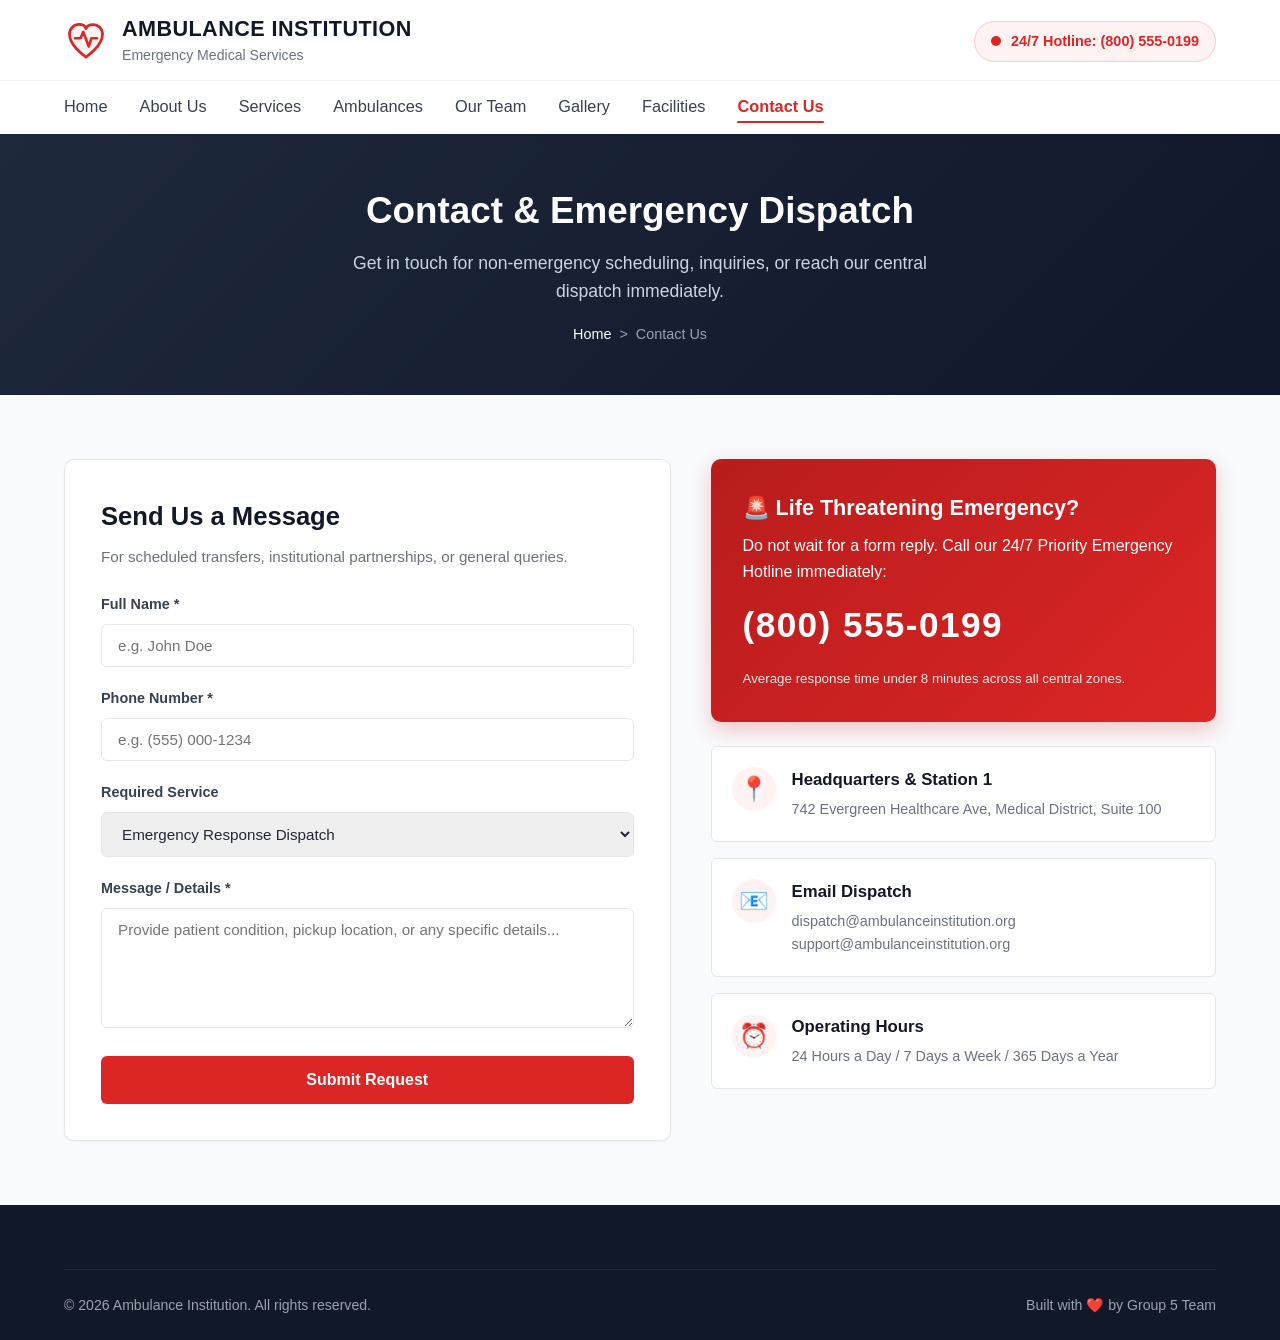
<file: contact.html>
<!-- ========================================================
     ASSIGNED TO: PERSON 5 (Contact Us)
     DO NOT edit this file if you are not Person 5!
     ======================================================== -->
<!DOCTYPE html>
<html lang="en">
<head>
  <meta charset="UTF-8">
  <meta name="viewport" content="width=device-width, initial-scale=1.0">
  <title>Contact Us | Ambulance Institution</title>
  <link rel="stylesheet" href="css/common.css">
  <link rel="stylesheet" href="css/contact.css">
</head>
<body>

  <!-- Shared Header -->
  <header class="site-header">
    <div class="header-top">
      <div class="container">
        <div class="brand-wrapper">
          <img src="images/logo.svg" alt="Ambulance Institution Logo" class="brand-logo-icon">
          <div class="brand-text">
            <span class="brand-title">AMBULANCE INSTITUTION</span>
            <span class="brand-subtitle">Emergency Medical Services</span>
          </div>
        </div>
        <div class="emergency-quick-badge">
          <span class="pulse-dot"></span>
          <span>24/7 Hotline: (800) 555-0199</span>
        </div>
      </div>
    </div>
    <div class="header-divider"></div>
    <div class="nav-wrapper">
      <div class="container">
        <button class="mobile-nav-toggle" aria-label="Toggle navigation">&#9776;</button>
        <ul class="nav-menu">
          <li><a href="index.html">Home</a></li>
          <li><a href="about.html">About Us</a></li>
          <li><a href="services.html">Services</a></li>
          <li><a href="ambulances.html">Ambulances</a></li>
          <li><a href="team.html">Our Team</a></li>
          <li><a href="gallery.html">Gallery</a></li>
          <li><a href="facilities.html">Facilities</a></li>
          <li><a href="contact.html" class="active">Contact Us</a></li>
        </ul>
      </div>
    </div>
  </header>

  <main>
    <section class="page-hero">
      <div class="container">
        <h1>Contact & Emergency Dispatch</h1>
        <p>Get in touch for non-emergency scheduling, inquiries, or reach our central dispatch immediately.</p>
        <div class="breadcrumb">
          <a href="index.html">Home</a> &gt; <span>Contact Us</span>
        </div>
      </div>
    </section>

    <section class="section-padding">
      <div class="container">
        <div class="contact-layout">
          <!-- Left: Contact / Inquiries Form -->
          <div class="contact-form-card">
            <h2 style="font-size: 1.6rem; font-weight: 800; margin-bottom: 8px; color: #111827;">Send Us a Message</h2>
            <p style="color: var(--text-muted); font-size: 0.95rem; margin-bottom: 24px;">For scheduled transfers, institutional partnerships, or general queries.</p>
            
            <form onsubmit="event.preventDefault(); alert('Thank you! Your message has been received.');">
              <div class="form-group">
                <label for="name">Full Name *</label>
                <input type="text" id="name" class="form-control" placeholder="e.g. John Doe" required>
              </div>

              <div class="form-group">
                <label for="phone">Phone Number *</label>
                <input type="tel" id="phone" class="form-control" placeholder="e.g. (555) 000-1234" required>
              </div>

              <div class="form-group">
                <label for="service-type">Required Service</label>
                <select id="service-type" class="form-control">
                  <option value="emergency">Emergency Response Dispatch</option>
                  <option value="inter-hospital">Inter-Hospital ICU Transfer</option>
                  <option value="non-emergency">Non-Emergency Medical Transport</option>
                  <option value="air">Air Ambulance Inquiry</option>
                  <option value="event">Event Medical Cover</option>
                </select>
              </div>

              <div class="form-group">
                <label for="message">Message / Details *</label>
                <textarea id="message" class="form-control" rows="4" placeholder="Provide patient condition, pickup location, or any specific details..." required></textarea>
              </div>

              <button type="submit" class="btn btn-primary" style="width: 100%; font-size: 1rem; padding: 14px;">
                Submit Request
              </button>
            </form>
          </div>

          <!-- Right: Hotline & Info Panel -->
          <div class="contact-info-panel">
            <div class="emergency-hotline-card">
              <h3>🚨 Life Threatening Emergency?</h3>
              <p>Do not wait for a form reply. Call our 24/7 Priority Emergency Hotline immediately:</p>
              <a href="tel:8005550199" class="number" style="color: #ffffff;">(800) 555-0199</a>
              <small style="opacity: 0.9;">Average response time under 8 minutes across all central zones.</small>
            </div>

            <div class="info-cards-list">
              <div class="info-item">
                <div class="info-item-icon">📍</div>
                <div class="info-item-content">
                  <h4>Headquarters & Station 1</h4>
                  <p>742 Evergreen Healthcare Ave, Medical District, Suite 100</p>
                </div>
              </div>

              <div class="info-item">
                <div class="info-item-icon">📧</div>
                <div class="info-item-content">
                  <h4>Email Dispatch</h4>
                  <p>dispatch@ambulanceinstitution.org<br>support@ambulanceinstitution.org</p>
                </div>
              </div>

              <div class="info-item">
                <div class="info-item-icon">⏰</div>
                <div class="info-item-content">
                  <h4>Operating Hours</h4>
                  <p>24 Hours a Day / 7 Days a Week / 365 Days a Year</p>
                </div>
              </div>
            </div>
          </div>
        </div>
      </div>
    </section>
  </main>

  <footer class="site-footer">
    <div class="container">
      <div class="footer-bottom">
        <p>&copy; 2026 Ambulance Institution. All rights reserved.</p>
        <p>Built with ❤️ by Group 5 Team</p>
      </div>
    </div>
  </footer>

  <script src="js/main.js"></script>
</body>
</html>
</file>
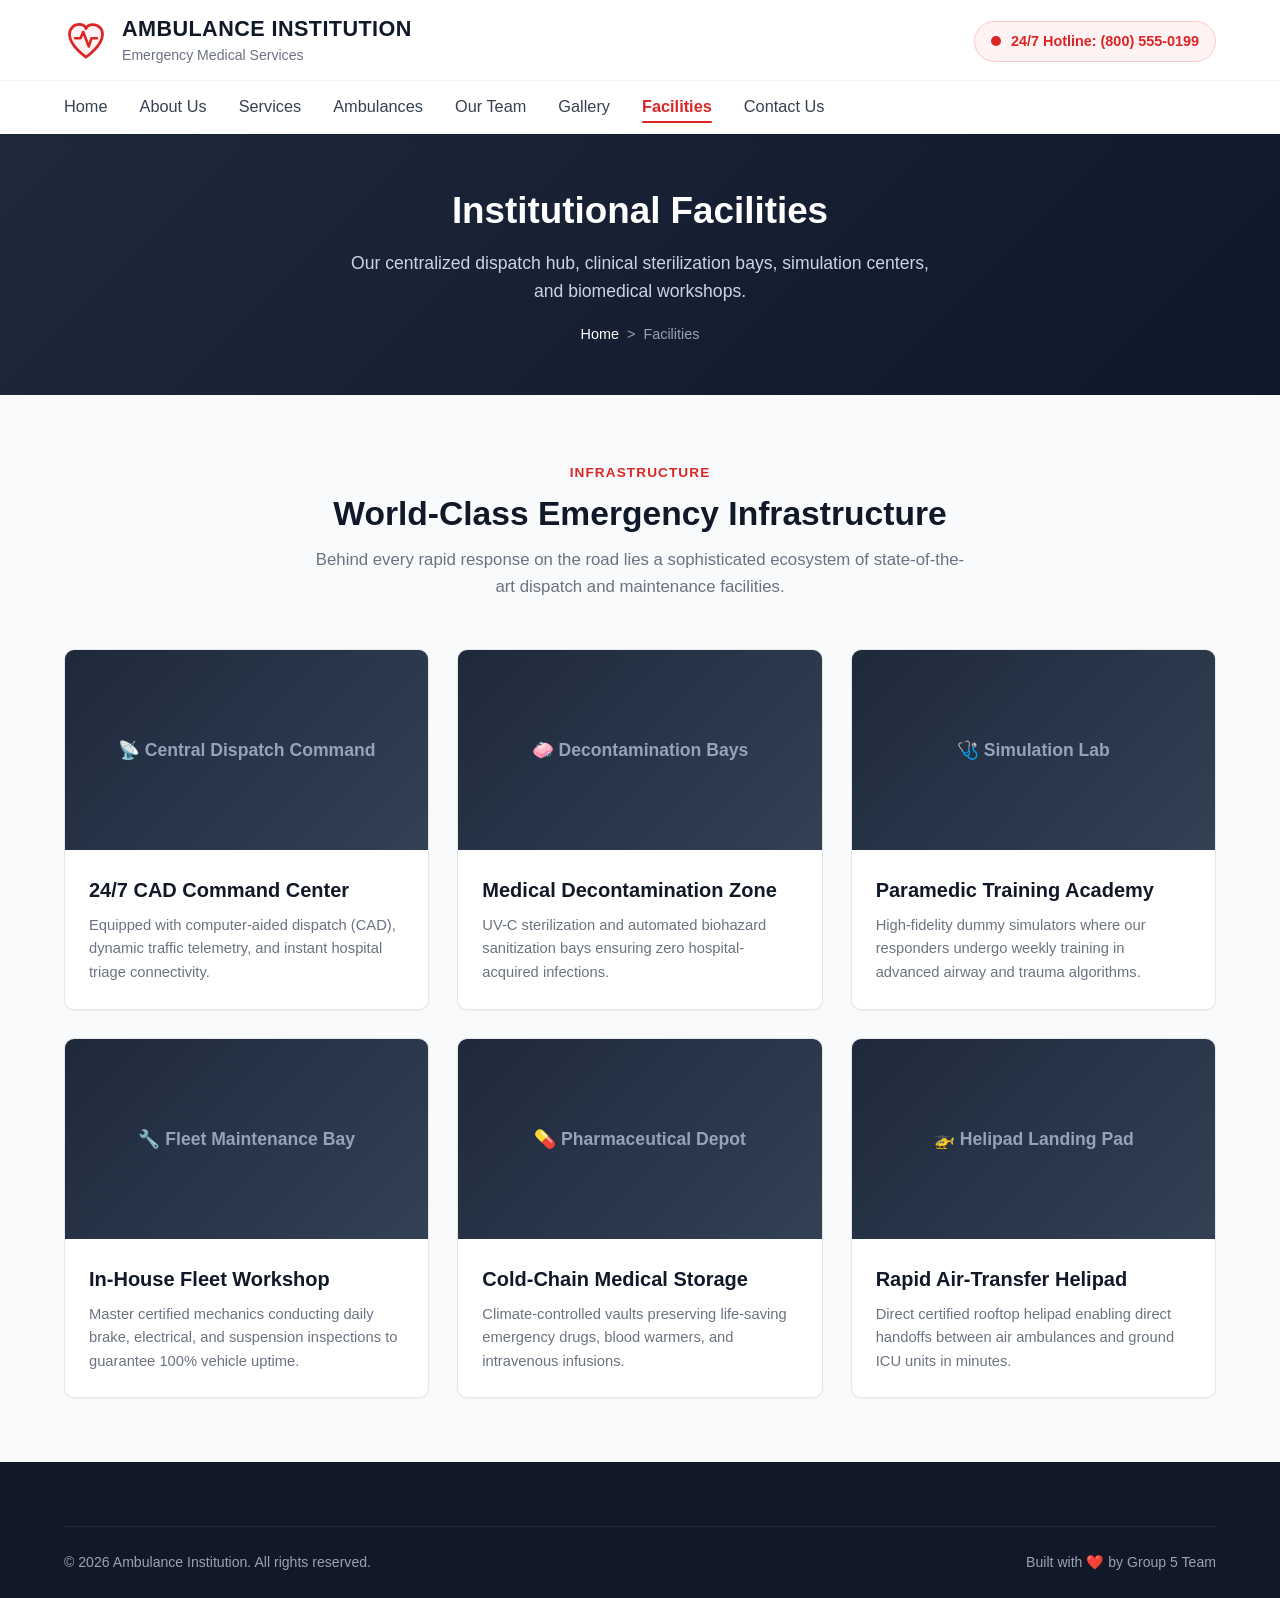
<file: facilities.html>
<!-- ========================================================
     ASSIGNED TO: PERSON 3 (Facilities)
     DO NOT edit this file if you are not Person 3!
     ======================================================== -->
<!DOCTYPE html>
<html lang="en">
<head>
  <meta charset="UTF-8">
  <meta name="viewport" content="width=device-width, initial-scale=1.0">
  <title>Our Facilities | Ambulance Institution</title>
  <link rel="stylesheet" href="css/common.css">
  <link rel="stylesheet" href="css/services.css">
</head>
<body>

  <!-- Shared Header -->
  <header class="site-header">
    <div class="header-top">
      <div class="container">
        <div class="brand-wrapper">
          <img src="images/logo.svg" alt="Ambulance Institution Logo" class="brand-logo-icon">
          <div class="brand-text">
            <span class="brand-title">AMBULANCE INSTITUTION</span>
            <span class="brand-subtitle">Emergency Medical Services</span>
          </div>
        </div>
        <div class="emergency-quick-badge">
          <span class="pulse-dot"></span>
          <span>24/7 Hotline: (800) 555-0199</span>
        </div>
      </div>
    </div>
    <div class="header-divider"></div>
    <div class="nav-wrapper">
      <div class="container">
        <button class="mobile-nav-toggle" aria-label="Toggle navigation">&#9776;</button>
        <ul class="nav-menu">
          <li><a href="index.html">Home</a></li>
          <li><a href="about.html">About Us</a></li>
          <li><a href="services.html">Services</a></li>
          <li><a href="ambulances.html">Ambulances</a></li>
          <li><a href="team.html">Our Team</a></li>
          <li><a href="gallery.html">Gallery</a></li>
          <li><a href="facilities.html" class="active">Facilities</a></li>
          <li><a href="contact.html">Contact Us</a></li>
        </ul>
      </div>
    </div>
  </header>

  <main>
    <section class="page-hero">
      <div class="container">
        <h1>Institutional Facilities</h1>
        <p>Our centralized dispatch hub, clinical sterilization bays, simulation centers, and biomedical workshops.</p>
        <div class="breadcrumb">
          <a href="index.html">Home</a> &gt; <span>Facilities</span>
        </div>
      </div>
    </section>

    <section class="section-padding">
      <div class="container">
        <div class="section-header">
          <span class="section-tag">Infrastructure</span>
          <h2 class="section-title">World-Class Emergency Infrastructure</h2>
          <p class="section-desc">Behind every rapid response on the road lies a sophisticated ecosystem of state-of-the-art dispatch and maintenance facilities.</p>
        </div>

        <div class="grid-3">
          <div class="facility-item">
            <div class="facility-media-placeholder">📡 Central Dispatch Command</div>
            <div class="facility-content">
              <h3>24/7 CAD Command Center</h3>
              <p>Equipped with computer-aided dispatch (CAD), dynamic traffic telemetry, and instant hospital triage connectivity.</p>
            </div>
          </div>

          <div class="facility-item">
            <div class="facility-media-placeholder">🧼 Decontamination Bays</div>
            <div class="facility-content">
              <h3>Medical Decontamination Zone</h3>
              <p>UV-C sterilization and automated biohazard sanitization bays ensuring zero hospital-acquired infections.</p>
            </div>
          </div>

          <div class="facility-item">
            <div class="facility-media-placeholder">🩺 Simulation Lab</div>
            <div class="facility-content">
              <h3>Paramedic Training Academy</h3>
              <p>High-fidelity dummy simulators where our responders undergo weekly training in advanced airway and trauma algorithms.</p>
            </div>
          </div>

          <div class="facility-item">
            <div class="facility-media-placeholder">🔧 Fleet Maintenance Bay</div>
            <div class="facility-content">
              <h3>In-House Fleet Workshop</h3>
              <p>Master certified mechanics conducting daily brake, electrical, and suspension inspections to guarantee 100% vehicle uptime.</p>
            </div>
          </div>

          <div class="facility-item">
            <div class="facility-media-placeholder">💊 Pharmaceutical Depot</div>
            <div class="facility-content">
              <h3>Cold-Chain Medical Storage</h3>
              <p>Climate-controlled vaults preserving life-saving emergency drugs, blood warmers, and intravenous infusions.</p>
            </div>
          </div>

          <div class="facility-item">
            <div class="facility-media-placeholder">🚁 Helipad Landing Pad</div>
            <div class="facility-content">
              <h3>Rapid Air-Transfer Helipad</h3>
              <p>Direct certified rooftop helipad enabling direct handoffs between air ambulances and ground ICU units in minutes.</p>
            </div>
          </div>
        </div>
      </div>
    </section>
  </main>

  <footer class="site-footer">
    <div class="container">
      <div class="footer-bottom">
        <p>&copy; 2026 Ambulance Institution. All rights reserved.</p>
        <p>Built with ❤️ by Group 5 Team</p>
      </div>
    </div>
  </footer>

  <script src="js/main.js"></script>
</body>
</html>
</file>
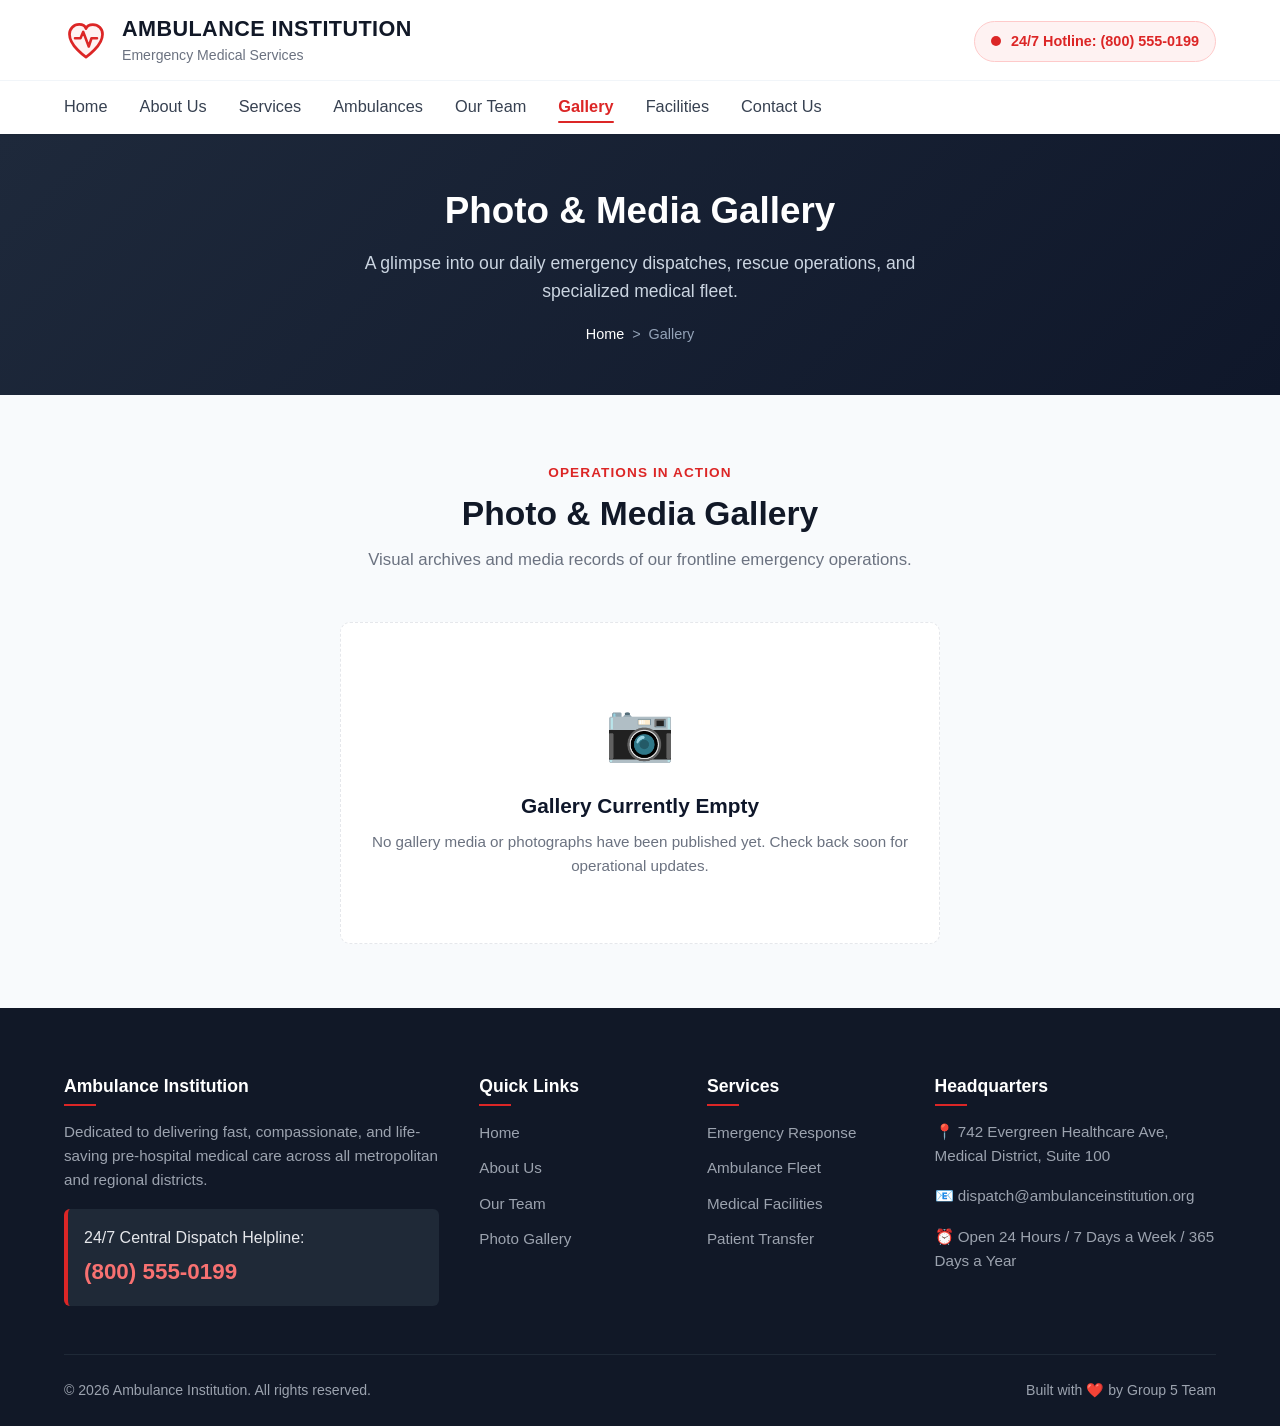
<file: gallery.html>
<!-- ========================================================
     ASSIGNED TO: PERSON 4 (Gallery)
     DO NOT edit this file if you are not Person 4!
     ======================================================== -->
<!DOCTYPE html>
<html lang="en">
<head>
  <meta charset="UTF-8">
  <meta name="viewport" content="width=device-width, initial-scale=1.0">
  <title>Gallery | Ambulance Institution</title>
  <!-- Shared common styles -->
  <link rel="stylesheet" href="css/common.css">
  <!-- Person 4 styles -->
  <link rel="stylesheet" href="css/ambulances.css">
</head>
<body>

  <!-- Shared Header -->
  <header class="site-header">
    <div class="header-top">
      <div class="container">
        <div class="brand-wrapper">
          <img src="images/logo.svg" alt="Ambulance Institution Logo" class="brand-logo-icon">
          <div class="brand-text">
            <span class="brand-title">AMBULANCE INSTITUTION</span>
            <span class="brand-subtitle">Emergency Medical Services</span>
          </div>
        </div>
        <div class="emergency-quick-badge">
          <span class="pulse-dot"></span>
          <span>24/7 Hotline: (800) 555-0199</span>
        </div>
      </div>
    </div>
    <div class="header-divider"></div>
    <div class="nav-wrapper">
      <div class="container">
        <button class="mobile-nav-toggle" aria-label="Toggle navigation">&#9776;</button>
        <ul class="nav-menu">
          <li><a href="index.html">Home</a></li>
          <li><a href="about.html">About Us</a></li>
          <li><a href="services.html">Services</a></li>
          <li><a href="ambulances.html">Ambulances</a></li>
          <li><a href="team.html">Our Team</a></li>
          <li><a href="gallery.html" class="active">Gallery</a></li>
          <li><a href="facilities.html">Facilities</a></li>
          <li><a href="contact.html">Contact Us</a></li>
        </ul>
      </div>
    </div>
  </header>

  <main>
    <!-- Page Hero Banner -->
    <section class="page-hero">
      <div class="container">
        <h1>Photo & Media Gallery</h1>
        <p>A glimpse into our daily emergency dispatches, rescue operations, and specialized medical fleet.</p>
        <div class="breadcrumb">
          <a href="index.html">Home</a> &gt; <span>Gallery</span>
        </div>
      </div>
    </section>

    <!-- Gallery Section (Empty) -->
    <section class="section-padding">
      <div class="container">
        <div class="section-header">
          <span class="section-tag">Operations In Action</span>
          <h2 class="section-title">Photo & Media Gallery</h2>
          <p class="section-desc">Visual archives and media records of our frontline emergency operations.</p>
        </div>

        <div class="gallery-empty-state">
          <div class="empty-state-icon">📷</div>
          <h3>Gallery Currently Empty</h3>
          <p>No gallery media or photographs have been published yet. Check back soon for operational updates.</p>
        </div>
      </div>
    </section>
  </main>

  <!-- Shared Footer -->
  <footer class="site-footer">
    <div class="container">
      <div class="footer-grid">
        <div class="footer-col">
          <h4>Ambulance Institution</h4>
          <p>Dedicated to delivering fast, compassionate, and life-saving pre-hospital medical care across all metropolitan and regional districts.</p>
          <div class="footer-emergency-box">
            <span>24/7 Central Dispatch Helpline:</span>
            <span class="phone">(800) 555-0199</span>
          </div>
        </div>
        <div class="footer-col">
          <h4>Quick Links</h4>
          <ul class="footer-links">
            <li><a href="index.html">Home</a></li>
            <li><a href="about.html">About Us</a></li>
            <li><a href="team.html">Our Team</a></li>
            <li><a href="gallery.html">Photo Gallery</a></li>
          </ul>
        </div>
        <div class="footer-col">
          <h4>Services</h4>
          <ul class="footer-links">
            <li><a href="services.html">Emergency Response</a></li>
            <li><a href="ambulances.html">Ambulance Fleet</a></li>
            <li><a href="facilities.html">Medical Facilities</a></li>
            <li><a href="contact.html">Patient Transfer</a></li>
          </ul>
        </div>
        <div class="footer-col">
          <h4>Headquarters</h4>
          <p>📍 742 Evergreen Healthcare Ave, Medical District, Suite 100</p>
          <p>📧 dispatch@ambulanceinstitution.org</p>
          <p>⏰ Open 24 Hours / 7 Days a Week / 365 Days a Year</p>
        </div>
      </div>
      <div class="footer-bottom">
        <p>&copy; 2026 Ambulance Institution. All rights reserved.</p>
        <p>Built with ❤️ by Group 5 Team</p>
      </div>
    </div>
  </footer>

  <script src="js/main.js"></script>
</body>
</html>
</file>
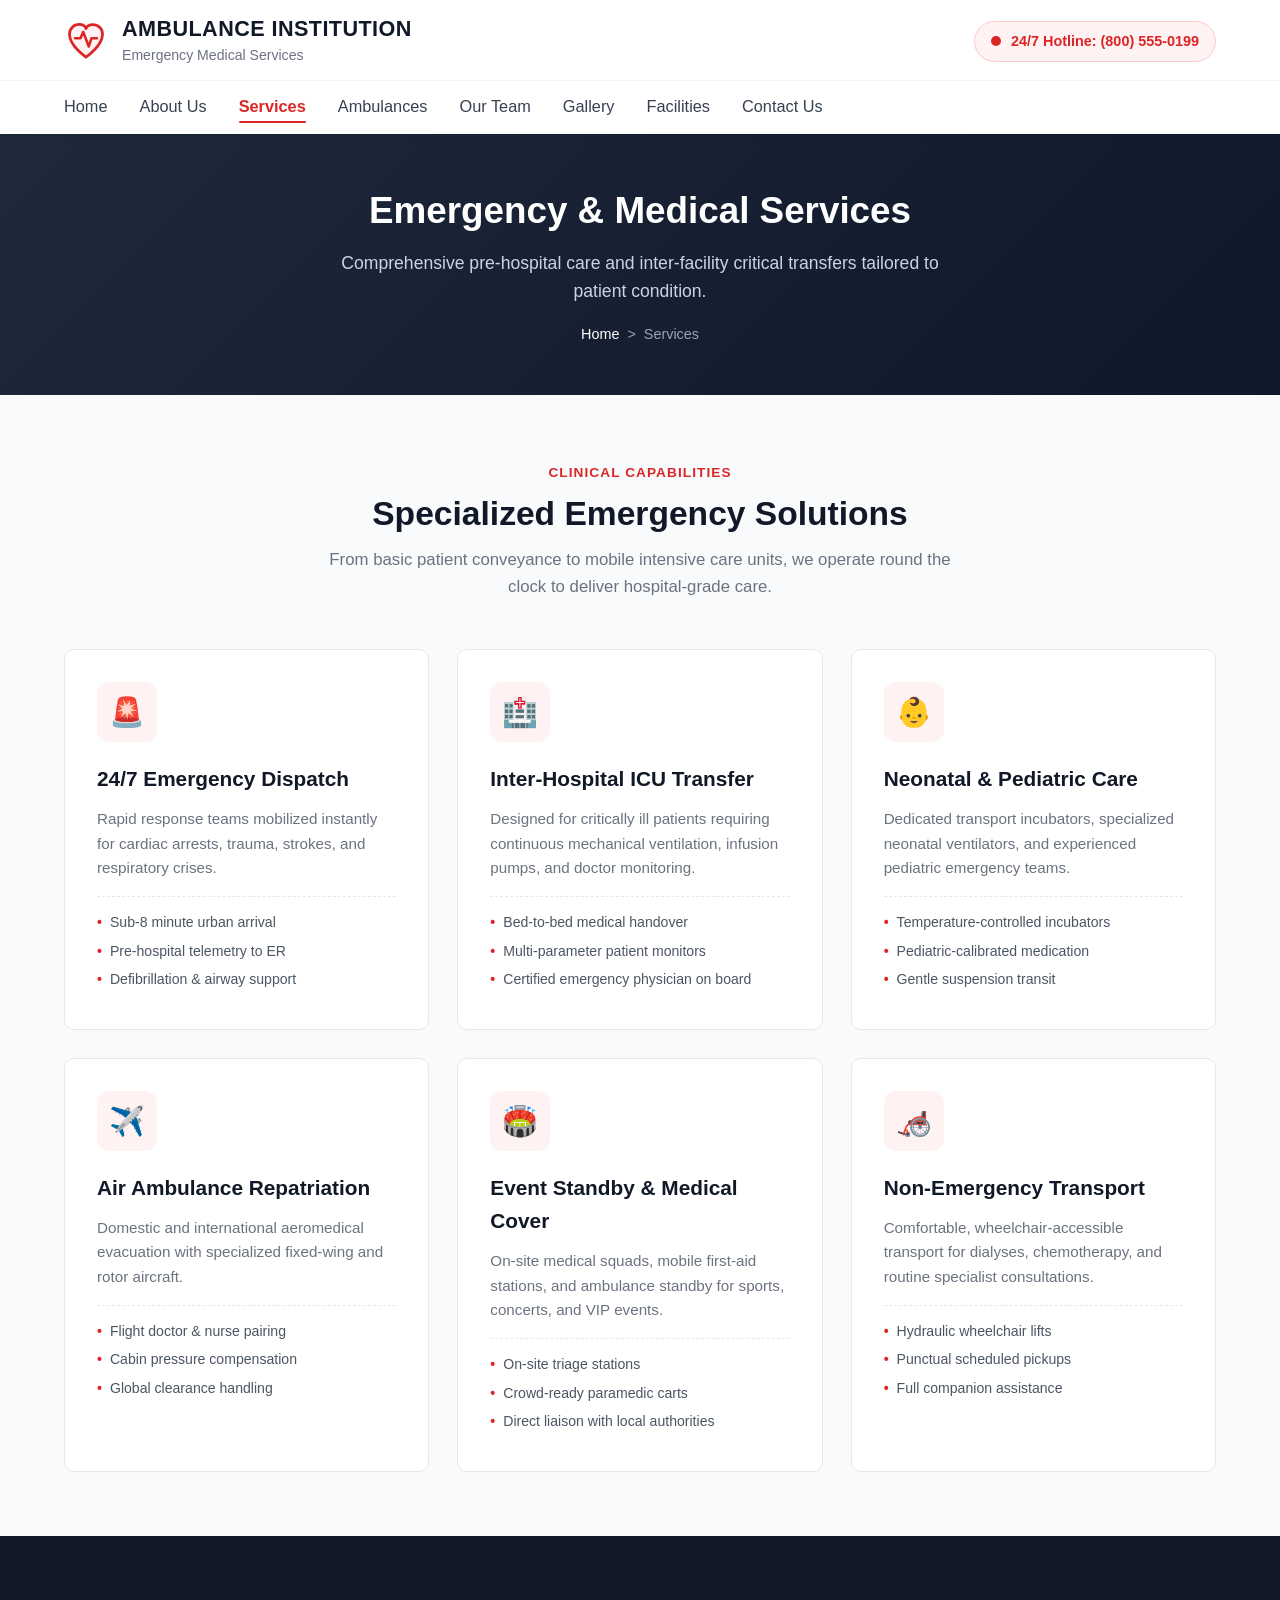
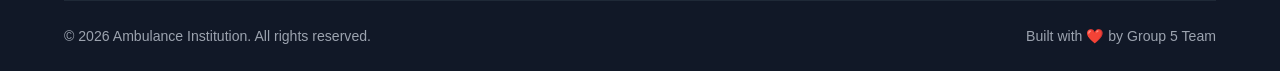
<file: services.html>
<!-- ========================================================
     ASSIGNED TO: PERSON 3 (Services)
     DO NOT edit this file if you are not Person 3!
     ======================================================== -->
<!DOCTYPE html>
<html lang="en">
<head>
  <meta charset="UTF-8">
  <meta name="viewport" content="width=device-width, initial-scale=1.0">
  <title>Our Services | Ambulance Institution</title>
  <link rel="stylesheet" href="css/common.css">
  <link rel="stylesheet" href="css/services.css">
</head>
<body>

  <!-- Shared Header -->
  <header class="site-header">
    <div class="header-top">
      <div class="container">
        <div class="brand-wrapper">
          <img src="images/logo.svg" alt="Ambulance Institution Logo" class="brand-logo-icon">
          <div class="brand-text">
            <span class="brand-title">AMBULANCE INSTITUTION</span>
            <span class="brand-subtitle">Emergency Medical Services</span>
          </div>
        </div>
        <div class="emergency-quick-badge">
          <span class="pulse-dot"></span>
          <span>24/7 Hotline: (800) 555-0199</span>
        </div>
      </div>
    </div>
    <div class="header-divider"></div>
    <div class="nav-wrapper">
      <div class="container">
        <button class="mobile-nav-toggle" aria-label="Toggle navigation">&#9776;</button>
        <ul class="nav-menu">
          <li><a href="index.html">Home</a></li>
          <li><a href="about.html">About Us</a></li>
          <li><a href="services.html" class="active">Services</a></li>
          <li><a href="ambulances.html">Ambulances</a></li>
          <li><a href="team.html">Our Team</a></li>
          <li><a href="gallery.html">Gallery</a></li>
          <li><a href="facilities.html">Facilities</a></li>
          <li><a href="contact.html">Contact Us</a></li>
        </ul>
      </div>
    </div>
  </header>

  <main>
    <section class="page-hero">
      <div class="container">
        <h1>Emergency & Medical Services</h1>
        <p>Comprehensive pre-hospital care and inter-facility critical transfers tailored to patient condition.</p>
        <div class="breadcrumb">
          <a href="index.html">Home</a> &gt; <span>Services</span>
        </div>
      </div>
    </section>

    <section class="section-padding">
      <div class="container">
        <div class="section-header">
          <span class="section-tag">Clinical Capabilities</span>
          <h2 class="section-title">Specialized Emergency Solutions</h2>
          <p class="section-desc">From basic patient conveyance to mobile intensive care units, we operate round the clock to deliver hospital-grade care.</p>
        </div>

        <div class="grid-3">
          <!-- Service 1 -->
          <div class="service-box">
            <div class="service-icon-wrap">🚨</div>
            <h3>24/7 Emergency Dispatch</h3>
            <p>Rapid response teams mobilized instantly for cardiac arrests, trauma, strokes, and respiratory crises.</p>
            <ul class="service-features-list">
              <li>Sub-8 minute urban arrival</li>
              <li>Pre-hospital telemetry to ER</li>
              <li>Defibrillation & airway support</li>
            </ul>
          </div>

          <!-- Service 2 -->
          <div class="service-box">
            <div class="service-icon-wrap">🏥</div>
            <h3>Inter-Hospital ICU Transfer</h3>
            <p>Designed for critically ill patients requiring continuous mechanical ventilation, infusion pumps, and doctor monitoring.</p>
            <ul class="service-features-list">
              <li>Bed-to-bed medical handover</li>
              <li>Multi-parameter patient monitors</li>
              <li>Certified emergency physician on board</li>
            </ul>
          </div>

          <!-- Service 3 -->
          <div class="service-box">
            <div class="service-icon-wrap">👶</div>
            <h3>Neonatal & Pediatric Care</h3>
            <p>Dedicated transport incubators, specialized neonatal ventilators, and experienced pediatric emergency teams.</p>
            <ul class="service-features-list">
              <li>Temperature-controlled incubators</li>
              <li>Pediatric-calibrated medication</li>
              <li>Gentle suspension transit</li>
            </ul>
          </div>

          <!-- Service 4 -->
          <div class="service-box">
            <div class="service-icon-wrap">✈️</div>
            <h3>Air Ambulance Repatriation</h3>
            <p>Domestic and international aeromedical evacuation with specialized fixed-wing and rotor aircraft.</p>
            <ul class="service-features-list">
              <li>Flight doctor & nurse pairing</li>
              <li>Cabin pressure compensation</li>
              <li>Global clearance handling</li>
            </ul>
          </div>

          <!-- Service 5 -->
          <div class="service-box">
            <div class="service-icon-wrap">🏟️</div>
            <h3>Event Standby & Medical Cover</h3>
            <p>On-site medical squads, mobile first-aid stations, and ambulance standby for sports, concerts, and VIP events.</p>
            <ul class="service-features-list">
              <li>On-site triage stations</li>
              <li>Crowd-ready paramedic carts</li>
              <li>Direct liaison with local authorities</li>
            </ul>
          </div>

          <!-- Service 6 -->
          <div class="service-box">
            <div class="service-icon-wrap">🦽</div>
            <h3>Non-Emergency Transport</h3>
            <p>Comfortable, wheelchair-accessible transport for dialyses, chemotherapy, and routine specialist consultations.</p>
            <ul class="service-features-list">
              <li>Hydraulic wheelchair lifts</li>
              <li>Punctual scheduled pickups</li>
              <li>Full companion assistance</li>
            </ul>
          </div>
        </div>
      </div>
    </section>
  </main>

  <!-- Shared Footer -->
  <footer class="site-footer">
    <div class="container">
      <div class="footer-bottom">
        <p>&copy; 2026 Ambulance Institution. All rights reserved.</p>
        <p>Built with ❤️ by Group 5 Team</p>
      </div>
    </div>
  </footer>

  <script src="js/main.js"></script>
</body>
</html>
</file>
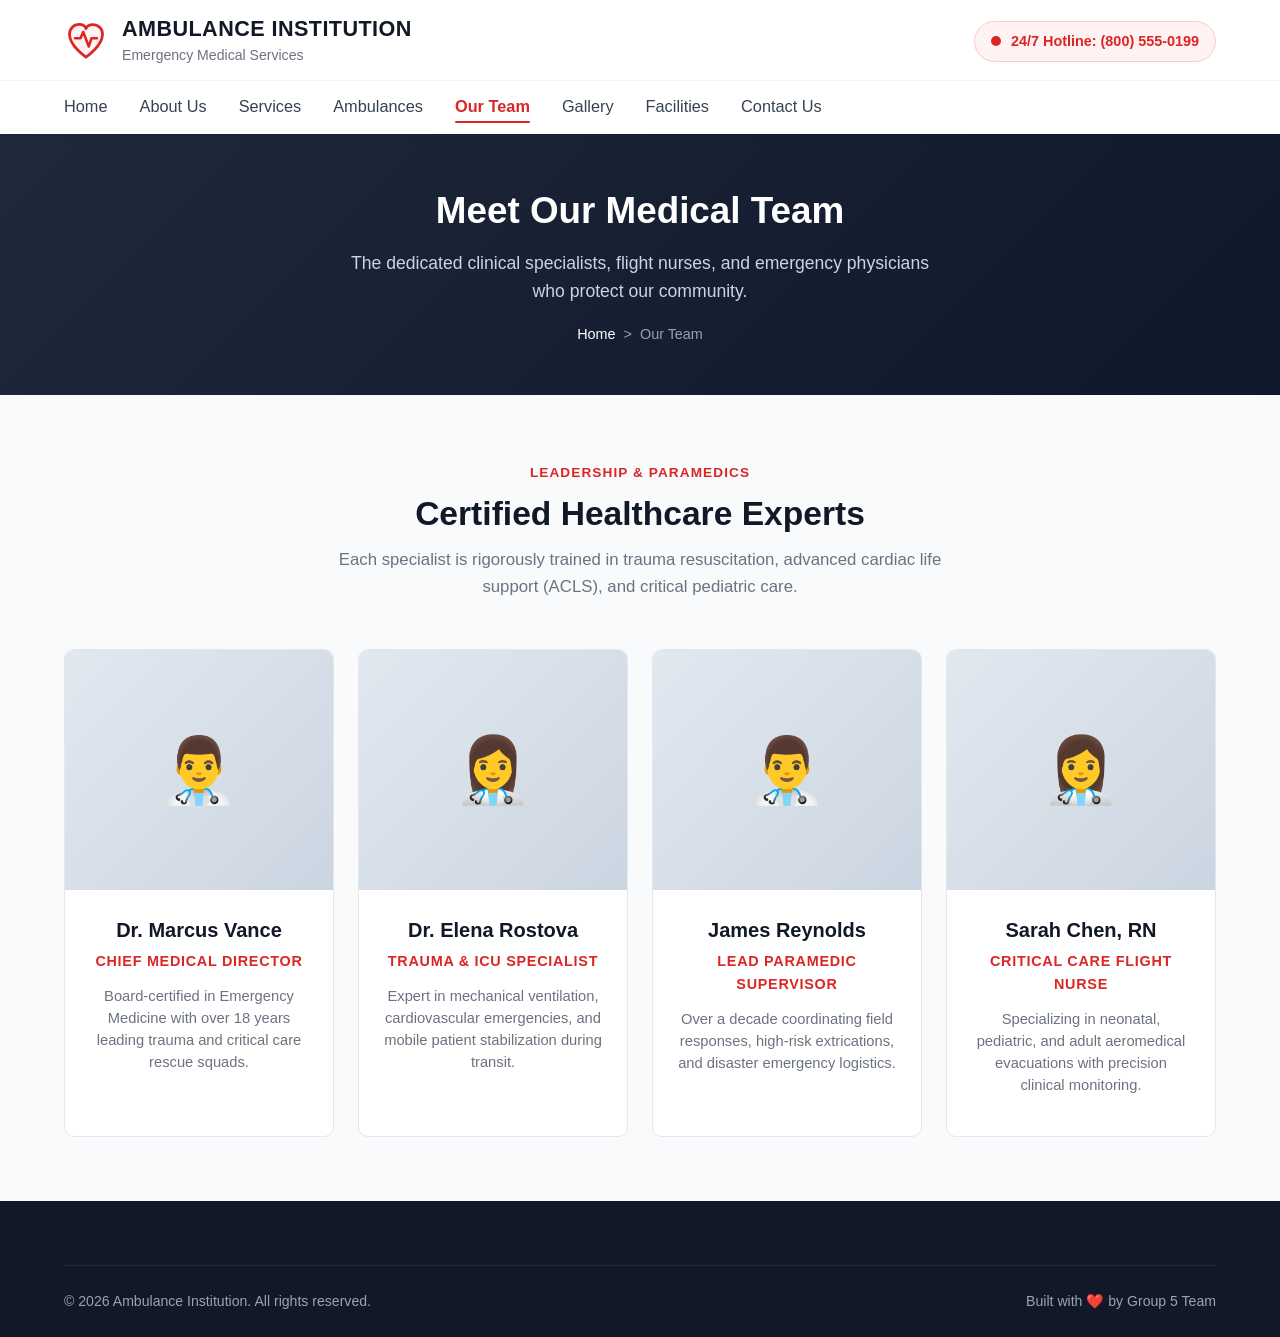
<file: team.html>
<!-- ========================================================
     ASSIGNED TO: PERSON 2 (Our Team)
     DO NOT edit this file if you are not Person 2!
     ======================================================== -->
<!DOCTYPE html>
<html lang="en">
<head>
  <meta charset="UTF-8">
  <meta name="viewport" content="width=device-width, initial-scale=1.0">
  <title>Our Team | Ambulance Institution</title>
  <link rel="stylesheet" href="css/common.css">
  <link rel="stylesheet" href="css/about.css">
</head>
<body>

  <!-- Shared Header -->
  <header class="site-header">
    <div class="header-top">
      <div class="container">
        <div class="brand-wrapper">
          <img src="images/logo.svg" alt="Ambulance Institution Logo" class="brand-logo-icon">
          <div class="brand-text">
            <span class="brand-title">AMBULANCE INSTITUTION</span>
            <span class="brand-subtitle">Emergency Medical Services</span>
          </div>
        </div>
        <div class="emergency-quick-badge">
          <span class="pulse-dot"></span>
          <span>24/7 Hotline: (800) 555-0199</span>
        </div>
      </div>
    </div>
    <div class="header-divider"></div>
    <div class="nav-wrapper">
      <div class="container">
        <button class="mobile-nav-toggle" aria-label="Toggle navigation">&#9776;</button>
        <ul class="nav-menu">
          <li><a href="index.html">Home</a></li>
          <li><a href="about.html">About Us</a></li>
          <li><a href="services.html">Services</a></li>
          <li><a href="ambulances.html">Ambulances</a></li>
          <li><a href="team.html" class="active">Our Team</a></li>
          <li><a href="gallery.html">Gallery</a></li>
          <li><a href="facilities.html">Facilities</a></li>
          <li><a href="contact.html">Contact Us</a></li>
        </ul>
      </div>
    </div>
  </header>

  <main>
    <section class="page-hero">
      <div class="container">
        <h1>Meet Our Medical Team</h1>
        <p>The dedicated clinical specialists, flight nurses, and emergency physicians who protect our community.</p>
        <div class="breadcrumb">
          <a href="index.html">Home</a> &gt; <span>Our Team</span>
        </div>
      </div>
    </section>

    <section class="section-padding">
      <div class="container">
        <div class="section-header">
          <span class="section-tag">Leadership & Paramedics</span>
          <h2 class="section-title">Certified Healthcare Experts</h2>
          <p class="section-desc">Each specialist is rigorously trained in trauma resuscitation, advanced cardiac life support (ACLS), and critical pediatric care.</p>
        </div>

        <div class="grid-4">
          <!-- Member 1 -->
          <div class="team-member-card">
            <div class="team-avatar-placeholder">👨‍⚕️</div>
            <div class="team-info">
              <h3 class="team-name">Dr. Marcus Vance</h3>
              <p class="team-role">Chief Medical Director</p>
              <p class="team-bio">Board-certified in Emergency Medicine with over 18 years leading trauma and critical care rescue squads.</p>
            </div>
          </div>

          <!-- Member 2 -->
          <div class="team-member-card">
            <div class="team-avatar-placeholder">👩‍⚕️</div>
            <div class="team-info">
              <h3 class="team-name">Dr. Elena Rostova</h3>
              <p class="team-role">Trauma & ICU Specialist</p>
              <p class="team-bio">Expert in mechanical ventilation, cardiovascular emergencies, and mobile patient stabilization during transit.</p>
            </div>
          </div>

          <!-- Member 3 -->
          <div class="team-member-card">
            <div class="team-avatar-placeholder">👨‍⚕️</div>
            <div class="team-info">
              <h3 class="team-name">James Reynolds</h3>
              <p class="team-role">Lead Paramedic Supervisor</p>
              <p class="team-bio">Over a decade coordinating field responses, high-risk extrications, and disaster emergency logistics.</p>
            </div>
          </div>

          <!-- Member 4 -->
          <div class="team-member-card">
            <div class="team-avatar-placeholder">👩‍⚕️</div>
            <div class="team-info">
              <h3 class="team-name">Sarah Chen, RN</h3>
              <p class="team-role">Critical Care Flight Nurse</p>
              <p class="team-bio">Specializing in neonatal, pediatric, and adult aeromedical evacuations with precision clinical monitoring.</p>
            </div>
          </div>
        </div>
      </div>
    </section>
  </main>

  <!-- Shared Footer -->
  <footer class="site-footer">
    <div class="container">
      <div class="footer-bottom">
        <p>&copy; 2026 Ambulance Institution. All rights reserved.</p>
        <p>Built with ❤️ by Group 5 Team</p>
      </div>
    </div>
  </footer>

  <script src="js/main.js"></script>
</body>
</html>
</file>
<file: css/common.css>
/* ========================================================
   AMBULANCE INSTITUTION - COMMON STYLES
   Shared layout, header, navigation, footer, and utility classes.
   Rule for team: Please avoid changing common.css unless agreed by team!
   ======================================================== */

:root {
  --primary-red: #dc2626;
  --primary-dark: #b91c1c;
  --primary-light: #fef2f2;
  --accent-blue: #0284c7;
  --text-main: #1f2937;
  --text-muted: #6b7280;
  --text-light: #f9fafb;
  --bg-page: #f8fafc;
  --bg-surface: #ffffff;
  --border-color: #e5e7eb;
  --border-light: #f1f5f9;
  --shadow-sm: 0 1px 2px 0 rgba(0, 0, 0, 0.05);
  --shadow-md: 0 4px 6px -1px rgba(0, 0, 0, 0.1), 0 2px 4px -2px rgba(0, 0, 0, 0.1);
  --shadow-lg: 0 10px 15px -3px rgba(0, 0, 0, 0.1), 0 4px 6px -4px rgba(0, 0, 0, 0.1);
  --radius-sm: 6px;
  --radius-md: 10px;
  --radius-lg: 16px;
  --font-family: -apple-system, BlinkMacSystemFont, "Segoe UI", Roboto, "Helvetica Neue", Arial, sans-serif;
  --max-width: 1200px;
}

/* Reset & Basics */
* {
  margin: 0;
  padding: 0;
  box-sizing: border-box;
}

body {
  font-family: var(--font-family);
  color: var(--text-main);
  background-color: var(--bg-page);
  line-height: 1.6;
  min-height: 100vh;
  display: flex;
  flex-direction: column;
}

main {
  flex: 1;
}

a {
  color: inherit;
  text-decoration: none;
  transition: all 0.2s ease;
}

img {
  max-width: 100%;
  display: block;
}

.container {
  width: 100%;
  max-width: var(--max-width);
  margin: 0 auto;
  padding: 0 24px;
}

/* ========================================================
   HEADER & NAVBAR (Matches the provided screenshot)
   ======================================================== */
.site-header {
  background-color: #ffffff;
  box-shadow: 0 1px 3px rgba(0, 0, 0, 0.06);
  position: sticky;
  top: 0;
  z-index: 1000;
}

.header-top {
  padding: 16px 0 14px 0;
}

.header-top .container {
  display: flex;
  align-items: center;
  justify-content: space-between;
}

.brand-wrapper {
  display: flex;
  align-items: center;
  gap: 14px;
}

.brand-logo-icon {
  width: 44px;
  height: 44px;
  flex-shrink: 0;
}

.brand-text {
  display: flex;
  flex-direction: column;
}

.brand-title {
  font-size: 1.35rem;
  font-weight: 800;
  letter-spacing: 0.02em;
  color: #111827;
  text-transform: uppercase;
  line-height: 1.2;
}

.brand-subtitle {
  font-size: 0.88rem;
  font-weight: 400;
  color: var(--text-muted);
  margin-top: 2px;
}

.emergency-quick-badge {
  display: flex;
  align-items: center;
  gap: 10px;
  background-color: var(--primary-light);
  border: 1px solid #fecaca;
  padding: 8px 16px;
  border-radius: 50px;
  font-size: 0.9rem;
  font-weight: 600;
  color: var(--primary-red);
}

.emergency-quick-badge .pulse-dot {
  width: 10px;
  height: 10px;
  background-color: var(--primary-red);
  border-radius: 50%;
  animation: pulse 1.5s infinite;
}

@keyframes pulse {
  0% { transform: scale(0.95); box-shadow: 0 0 0 0 rgba(220, 38, 38, 0.7); }
  70% { transform: scale(1); box-shadow: 0 0 0 8px rgba(220, 38, 38, 0); }
  100% { transform: scale(0.95); box-shadow: 0 0 0 0 rgba(220, 38, 38, 0); }
}

.header-divider {
  width: 100%;
  height: 1px;
  background-color: #f1f5f9;
}

/* Navigation Bar */
.nav-wrapper {
  padding: 12px 0 14px 0;
}

.nav-wrapper .container {
  display: flex;
  align-items: center;
  justify-content: space-between;
}

.nav-menu {
  display: flex;
  list-style: none;
  align-items: center;
  gap: 32px;
}

.nav-menu li a {
  font-size: 1.02rem;
  font-weight: 500;
  color: #374151;
  position: relative;
  padding: 4px 0;
  transition: color 0.2s ease;
}

.nav-menu li a:hover {
  color: var(--primary-red);
}

.nav-menu li a.active {
  color: var(--primary-red);
  font-weight: 600;
}

.nav-menu li a.active::after {
  content: '';
  position: absolute;
  bottom: -4px;
  left: 0;
  width: 100%;
  height: 2.5px;
  background-color: var(--primary-red);
  border-radius: 2px;
}

/* Mobile Toggle */
.mobile-nav-toggle {
  display: none;
  background: none;
  border: none;
  font-size: 1.5rem;
  cursor: pointer;
  color: #374151;
}

/* ========================================================
   COMMON PAGE HERO (Banner for inner pages)
   ======================================================== */
.page-hero {
  background: linear-gradient(135deg, #1e293b 0%, #0f172a 100%);
  color: #ffffff;
  padding: 48px 0;
  text-align: center;
  position: relative;
}

.page-hero h1 {
  font-size: 2.3rem;
  font-weight: 800;
  margin-bottom: 8px;
}

.page-hero p {
  color: #cbd5e1;
  font-size: 1.1rem;
  max-width: 600px;
  margin: 0 auto 16px auto;
}

.breadcrumb {
  display: inline-flex;
  gap: 8px;
  font-size: 0.9rem;
  color: #94a3b8;
}

.breadcrumb a {
  color: #ffffff;
}

.breadcrumb a:hover {
  color: var(--primary-red);
}

/* ========================================================
   BUTTONS & UI ELEMENTS
   ======================================================== */
.btn {
  display: inline-flex;
  align-items: center;
  justify-content: center;
  gap: 8px;
  padding: 12px 24px;
  font-size: 0.95rem;
  font-weight: 600;
  border-radius: var(--radius-sm);
  border: 1px solid transparent;
  cursor: pointer;
  transition: all 0.2s ease;
}

.btn-primary {
  background-color: var(--primary-red);
  color: #ffffff;
}

.btn-primary:hover {
  background-color: var(--primary-dark);
}

.btn-secondary {
  background-color: #ffffff;
  color: var(--text-main);
  border-color: var(--border-color);
}

.btn-secondary:hover {
  background-color: #f1f5f9;
}

.btn-emergency {
  background-color: var(--primary-red);
  color: #ffffff;
  font-weight: 700;
  letter-spacing: 0.03em;
  box-shadow: 0 4px 14px rgba(220, 38, 38, 0.35);
}

.btn-emergency:hover {
  background-color: var(--primary-dark);
  transform: translateY(-1px);
}

/* Sections */
.section-padding {
  padding: 64px 0;
}

.section-header {
  text-align: center;
  margin-bottom: 48px;
}

.section-tag {
  display: inline-block;
  font-size: 0.85rem;
  font-weight: 700;
  text-transform: uppercase;
  color: var(--primary-red);
  letter-spacing: 0.08em;
  margin-bottom: 8px;
}

.section-title {
  font-size: 2.1rem;
  font-weight: 800;
  color: #111827;
  line-height: 1.3;
}

.section-desc {
  font-size: 1.05rem;
  color: var(--text-muted);
  max-width: 650px;
  margin: 12px auto 0 auto;
}

/* Grids */
.grid-2 {
  display: grid;
  grid-template-columns: repeat(2, 1fr);
  gap: 32px;
}

.grid-3 {
  display: grid;
  grid-template-columns: repeat(3, 1fr);
  gap: 28px;
}

.grid-4 {
  display: grid;
  grid-template-columns: repeat(4, 1fr);
  gap: 24px;
}

/* Cards */
.card {
  background-color: var(--bg-surface);
  border-radius: var(--radius-md);
  border: 1px solid var(--border-color);
  box-shadow: var(--shadow-sm);
  padding: 28px;
  transition: transform 0.2s ease, box-shadow 0.2s ease;
}

.card:hover {
  transform: translateY(-4px);
  box-shadow: var(--shadow-md);
}

/* ========================================================
   FOOTER
   ======================================================== */
.site-footer {
  background-color: #111827;
  color: #e5e7eb;
  padding: 64px 0 24px 0;
  margin-top: auto;
}

.footer-grid {
  display: grid;
  grid-template-columns: 2fr 1fr 1fr 1.5fr;
  gap: 40px;
  margin-bottom: 48px;
}

.footer-col h4 {
  color: #ffffff;
  font-size: 1.1rem;
  font-weight: 700;
  margin-bottom: 20px;
  position: relative;
}

.footer-col h4::after {
  content: '';
  position: absolute;
  bottom: -6px;
  left: 0;
  width: 32px;
  height: 2px;
  background-color: var(--primary-red);
}

.footer-col p {
  color: #9ca3af;
  font-size: 0.95rem;
  margin-bottom: 16px;
}

.footer-links {
  list-style: none;
}

.footer-links li {
  margin-bottom: 10px;
}

.footer-links a {
  color: #9ca3af;
  font-size: 0.95rem;
}

.footer-links a:hover {
  color: #ffffff;
  padding-left: 4px;
}

.footer-emergency-box {
  background-color: #1f2937;
  border-left: 4px solid var(--primary-red);
  padding: 16px;
  border-radius: var(--radius-sm);
}

.footer-emergency-box .phone {
  font-size: 1.4rem;
  font-weight: 800;
  color: #f87171;
  display: block;
  margin-top: 4px;
}

.footer-bottom {
  border-top: 1px solid #1f2937;
  padding-top: 24px;
  display: flex;
  justify-content: space-between;
  align-items: center;
  font-size: 0.88rem;
  color: #9ca3af;
}

/* ========================================================
   RESPONSIVE DESIGN
   ======================================================== */
@media (max-width: 992px) {
  .footer-grid {
    grid-template-columns: 1fr 1fr;
  }
  .grid-4 {
    grid-template-columns: repeat(2, 1fr);
  }
  .grid-3 {
    grid-template-columns: repeat(2, 1fr);
  }
}

@media (max-width: 768px) {
  .header-top .container {
    flex-direction: column;
    align-items: flex-start;
    gap: 12px;
  }
  .mobile-nav-toggle {
    display: block;
  }
  .nav-menu {
    display: none;
    flex-direction: column;
    width: 100%;
    gap: 16px;
    padding-top: 16px;
    border-top: 1px solid var(--border-color);
  }
  .nav-menu.open {
    display: flex;
  }
  .grid-2, .grid-3, .grid-4 {
    grid-template-columns: 1fr;
  }
  .footer-grid {
    grid-template-columns: 1fr;
  }
  .footer-bottom {
    flex-direction: column;
    gap: 12px;
    text-align: center;
  }
}
</file>
<file: css/home.css>
/* ========================================================
   HOME PAGE STYLES (Assigned to Person 1)
   Add your home page specific styles here!
   ======================================================== */

.hero-section {
  position: relative;
  background: linear-gradient(rgba(17, 24, 39, 0.75), rgba(17, 24, 39, 0.85)),
              radial-gradient(circle at center, #1e293b, #0f172a);
  color: #ffffff;
  padding: 100px 0 90px 0;
  text-align: left;
}

.hero-content {
  max-width: 680px;
}

.hero-badge {
  display: inline-flex;
  align-items: center;
  gap: 8px;
  background: rgba(220, 38, 38, 0.2);
  border: 1px solid rgba(220, 38, 38, 0.5);
  color: #fca5a5;
  font-size: 0.85rem;
  font-weight: 700;
  padding: 6px 14px;
  border-radius: 50px;
  margin-bottom: 20px;
  text-transform: uppercase;
  letter-spacing: 0.05em;
}

.hero-title {
  font-size: 3.2rem;
  font-weight: 800;
  line-height: 1.15;
  margin-bottom: 20px;
}

.hero-title span {
  color: #ef4444;
}

.hero-desc {
  font-size: 1.15rem;
  color: #e2e8f0;
  margin-bottom: 32px;
  line-height: 1.7;
}

.hero-actions {
  display: flex;
  gap: 16px;
  flex-wrap: wrap;
}

/* Quick Emergency Bar */
.quick-emergency-strip {
  background-color: var(--primary-red);
  color: #ffffff;
  padding: 20px 0;
}

.quick-emergency-strip .container {
  display: flex;
  align-items: center;
  justify-content: space-between;
  flex-wrap: wrap;
  gap: 16px;
}

.strip-text h3 {
  font-size: 1.3rem;
  font-weight: 700;
}

.strip-text p {
  color: #fee2e2;
  font-size: 0.95rem;
}

.strip-hotline {
  font-size: 1.8rem;
  font-weight: 900;
  color: #ffffff;
  background: rgba(0, 0, 0, 0.2);
  padding: 8px 20px;
  border-radius: var(--radius-sm);
  display: inline-flex;
  align-items: center;
  gap: 10px;
}

/* Stats Section */
.stats-section {
  padding: 60px 0;
  background: #ffffff;
  border-bottom: 1px solid var(--border-color);
}

.stat-item {
  text-align: center;
  padding: 16px;
}

.stat-number {
  font-size: 2.8rem;
  font-weight: 800;
  color: var(--primary-red);
  line-height: 1;
  margin-bottom: 8px;
}

.stat-label {
  font-size: 1rem;
  color: var(--text-muted);
  font-weight: 600;
}

/* Feature Cards */
.feature-card {
  background: #ffffff;
  border: 1px solid var(--border-color);
  border-radius: var(--radius-md);
  padding: 32px;
  transition: all 0.3s ease;
  box-shadow: var(--shadow-sm);
}

.feature-card:hover {
  border-color: var(--primary-red);
  transform: translateY(-5px);
  box-shadow: var(--shadow-md);
}

.feature-icon {
  width: 52px;
  height: 52px;
  background: var(--primary-light);
  color: var(--primary-red);
  display: flex;
  align-items: center;
  justify-content: center;
  border-radius: 12px;
  font-size: 1.5rem;
  margin-bottom: 20px;
}

.feature-card h3 {
  font-size: 1.25rem;
  font-weight: 700;
  margin-bottom: 10px;
}

.feature-card p {
  color: var(--text-muted);
  font-size: 0.95rem;
}

@media (max-width: 768px) {
  .hero-title {
    font-size: 2.2rem;
  }
  .quick-emergency-strip .container {
    flex-direction: column;
    text-align: center;
  }
}
</file>
<file: css/about.css>
/* ========================================================
   ABOUT US & OUR TEAM STYLES (Assigned to Person 2)
   Add your About Us and Team specific styles here!
   ======================================================== */

.about-intro-grid {
  display: grid;
  grid-template-columns: 1.1fr 0.9fr;
  gap: 48px;
  align-items: center;
}

.about-visual {
  display: flex;
  justify-content: center;
}

.about-visual-card {
  width: 100%;
  max-width: 480px;
  background: linear-gradient(135deg, #fff7f7, #ffffff);
  border: 1px solid #fecaca;
  border-left: 6px solid var(--primary-red);
  border-radius: var(--radius-lg);
  box-shadow: var(--shadow-md);
  padding: 28px 24px;
}

.about-card-header {
  display: flex;
  align-items: center;
  gap: 12px;
  margin-bottom: 18px;
}

.about-card-icon {
  width: 48px;
  height: 48px;
  display: inline-flex;
  align-items: center;
  justify-content: center;
  background: var(--primary-light);
  border-radius: 50%;
  font-size: 1.7rem;
}

.about-card-header h3 {
  margin: 0;
  color: #111827;
  font-size: 1.5rem;
}

.about-commitment {
  display: flex;
  flex-direction: column;
  gap: 4px;
  padding: 14px 0;
  border-bottom: 1px solid #f3f4f6;
}

.about-commitment:last-child {
  border-bottom: none;
  padding-bottom: 0;
}

.about-commitment strong {
  color: #111827;
  font-size: 1rem;
}

.about-commitment span {
  color: var(--text-muted);
  line-height: 1.6;
}

.about-badge {
  color: var(--primary-red);
  font-weight: 700;
  text-transform: uppercase;
  font-size: 0.85rem;
  letter-spacing: 0.05em;
  margin-bottom: 8px;
  display: block;
}

.about-text h2 {
  font-size: clamp(1.9rem, 4vw, 2.6rem);
  font-weight: 800;
  margin-bottom: 16px;
  color: #111827;
  line-height: 1.2;
}

.about-text p {
  color: var(--text-muted);
  font-size: 1.05rem;
  margin-bottom: 16px;
}

.about-highlights {
  list-style: none;
  margin-top: 24px;
}

.about-highlights li {
  display: flex;
  align-items: center;
  gap: 12px;
  font-weight: 600;
  margin-bottom: 12px;
  color: #374151;
}

.about-highlights li::before {
  content: "✔";
  color: var(--primary-red);
  font-weight: 900;
}

.vision-mission-cards {
  display: grid;
  grid-template-columns: 1fr 1fr;
  gap: 28px;
  margin-top: 48px;
}

.vision-card {
  background: #ffffff;
  border-left: 4px solid var(--primary-red);
  padding: 32px;
  border-radius: var(--radius-md);
  box-shadow: var(--shadow-sm);
  transition: transform 0.2s ease, box-shadow 0.2s ease;
}

.vision-card:hover {
  transform: translateY(-4px);
  box-shadow: var(--shadow-md);
}

.vision-card h3 {
  font-size: 1.3rem;
  margin-bottom: 10px;
  color: #111827;
}

/* Team Grid */
.team-member-card {
  background: #ffffff;
  border: 1px solid var(--border-color);
  border-radius: var(--radius-md);
  overflow: hidden;
  text-align: center;
  transition: transform 0.2s ease, box-shadow 0.2s ease;
}

.team-member-card:hover {
  transform: translateY(-6px);
  box-shadow: var(--shadow-md);
}

.team-avatar-placeholder {
  height: 240px;
  background: linear-gradient(135deg, #e2e8f0, #cbd5e1);
  display: flex;
  align-items: center;
  justify-content: center;
  color: #64748b;
  font-size: 4rem;
  position: relative;
}

.duty-badge {
  position: absolute;
  top: 14px;
  right: 14px;
  font-size: 0.75rem;
  font-weight: 700;
  padding: 4px 10px;
  border-radius: 50px;
  text-transform: uppercase;
  letter-spacing: 0.04em;
}

.duty-active {
  background: #dcfce7;
  color: #15803d;
  border: 1px solid #86efac;
}

.duty-standby {
  background: #fef9c3;
  color: #a16207;
  border: 1px solid #fde047;
}

.team-info {
  padding: 24px;
}

.member-credential {
  display: inline-block;
  font-size: 0.78rem;
  font-weight: 700;
  color: var(--accent-blue);
  background: #f0f9ff;
  border: 1px solid #bae6fd;
  padding: 2px 8px;
  border-radius: 4px;
  margin-bottom: 8px;
}

.team-name {
  font-size: 1.25rem;
  font-weight: 700;
  color: #111827;
  margin-bottom: 4px;
}

.team-role {
  color: var(--primary-red);
  font-size: 0.9rem;
  font-weight: 600;
  margin-bottom: 12px;
  text-transform: uppercase;
  letter-spacing: 0.05em;
}

.team-bio {
  color: var(--text-muted);
  font-size: 0.92rem;
  margin-bottom: 16px;
  line-height: 1.5;
}

.team-meta {
  display: flex;
  justify-content: center;
  gap: 8px;
  flex-wrap: wrap;
  padding-top: 12px;
  border-top: 1px dashed var(--border-color);
}

.meta-tag {
  font-size: 0.75rem;
  font-weight: 600;
  color: #4b5563;
  background: #f1f5f9;
  padding: 4px 10px;
  border-radius: 50px;
}

@media (max-width: 768px) {
  .about-intro-grid,
  .vision-mission-cards {
    grid-template-columns: 1fr;
  }

  .about-visual-card {
    padding: 22px 18px;
  }

  .about-card-header {
    flex-direction: column;
    align-items: flex-start;
  }
}
</file>
<file: css/ambulances.css>
/* ========================================================
   AMBULANCE INSTITUTION - PERSON 4 STYLESHEET
   Assigned Pages: ambulances.html, gallery.html
   Author: Person 4 (Fleet & Gallery Specialist)
   ======================================================== */

/* --------------------------------------------------------
   1. HERO METRICS STRIP
   -------------------------------------------------------- */
.fleet-metrics-strip {
  background: #ffffff;
  border-bottom: 1px solid var(--border-color);
  padding: 24px 0;
  box-shadow: var(--shadow-sm);
}

.metrics-row {
  display: grid;
  grid-template-columns: repeat(4, 1fr);
  gap: 24px;
}

.metric-item {
  display: flex;
  align-items: center;
  gap: 16px;
  padding: 12px 16px;
  background-color: var(--bg-page);
  border-radius: var(--radius-md);
  border: 1px solid var(--border-light);
  transition: transform 0.2s ease, border-color 0.2s ease;
}

.metric-item:hover {
  transform: translateY(-2px);
  border-color: #cbd5e1;
}

.metric-icon-wrap {
  width: 48px;
  height: 48px;
  border-radius: 10px;
  background: var(--primary-light);
  color: var(--primary-red);
  display: flex;
  align-items: center;
  justify-content: center;
  font-size: 1.5rem;
  flex-shrink: 0;
}

.metric-content .metric-value {
  font-size: 1.4rem;
  font-weight: 800;
  color: #0f172a;
  line-height: 1.2;
}

.metric-content .metric-label {
  font-size: 0.82rem;
  font-weight: 500;
  color: var(--text-muted);
  text-transform: uppercase;
  letter-spacing: 0.04em;
}

/* --------------------------------------------------------
   2. FILTER CONTROLS (Fleet & Gallery)
   -------------------------------------------------------- */
.filter-wrapper {
  display: flex;
  justify-content: center;
  align-items: center;
  flex-wrap: wrap;
  gap: 10px;
  margin-bottom: 40px;
}

.filter-btn {
  background: #ffffff;
  border: 1px solid var(--border-color);
  padding: 10px 20px;
  border-radius: 50px;
  font-size: 0.92rem;
  font-weight: 600;
  color: #475569;
  cursor: pointer;
  transition: all 0.2s ease;
  display: inline-flex;
  align-items: center;
  gap: 8px;
}

.filter-btn:hover {
  background-color: #f8fafc;
  border-color: #94a3b8;
  color: #0f172a;
}

.filter-btn.active {
  background-color: var(--primary-red);
  color: #ffffff;
  border-color: var(--primary-red);
  box-shadow: 0 4px 12px rgba(220, 38, 38, 0.25);
}

.filter-btn .count-badge {
  background: rgba(0, 0, 0, 0.08);
  padding: 2px 8px;
  border-radius: 12px;
  font-size: 0.75rem;
}

.filter-btn.active .count-badge {
  background: rgba(255, 255, 255, 0.25);
  color: #ffffff;
}

/* --------------------------------------------------------
   3. FLEET CARDS & SHOWCASE
   -------------------------------------------------------- */
.fleet-grid {
  display: grid;
  grid-template-columns: repeat(3, 1fr);
  gap: 30px;
}

.fleet-card {
  background: #ffffff;
  border: 1px solid var(--border-color);
  border-radius: var(--radius-lg);
  overflow: hidden;
  box-shadow: var(--shadow-sm);
  display: flex;
  flex-direction: column;
  transition: transform 0.25s cubic-bezier(0.16, 1, 0.3, 1), box-shadow 0.25s cubic-bezier(0.16, 1, 0.3, 1);
  position: relative;
}

.fleet-card:hover {
  transform: translateY(-6px);
  box-shadow: 0 16px 28px -6px rgba(15, 23, 42, 0.12), 0 8px 12px -4px rgba(15, 23, 42, 0.06);
}

.fleet-card.is-hidden {
  display: none !important;
}

/* Fleet Visual Top Banner */
.fleet-visual-container {
  height: 220px;
  background: linear-gradient(135deg, #0f172a 0%, #1e293b 100%);
  position: relative;
  overflow: hidden;
  display: flex;
  align-items: center;
  justify-content: center;
  padding: 20px;
}

.fleet-visual-bg-pattern {
  position: absolute;
  top: 0;
  left: 0;
  width: 100%;
  height: 100%;
  opacity: 0.07;
  background-image: radial-gradient(#ffffff 1px, transparent 1px);
  background-size: 16px 16px;
  pointer-events: none;
}

.fleet-visual-graphic {
  position: relative;
  z-index: 2;
  text-align: center;
  transition: transform 0.3s ease;
}

.fleet-card:hover .fleet-visual-graphic {
  transform: scale(1.05);
}

.fleet-visual-icon {
  font-size: 3.5rem;
  display: block;
  margin-bottom: 6px;
  filter: drop-shadow(0 4px 10px rgba(0, 0, 0, 0.3));
}

.fleet-vehicle-model {
  color: #94a3b8;
  font-size: 0.8rem;
  font-weight: 600;
  letter-spacing: 0.05em;
  text-transform: uppercase;
}

.fleet-status-pill {
  position: absolute;
  top: 14px;
  right: 14px;
  background: rgba(15, 23, 42, 0.85);
  backdrop-filter: blur(6px);
  border: 1px solid rgba(255, 255, 255, 0.15);
  color: #10b981;
  padding: 4px 10px;
  border-radius: 20px;
  font-size: 0.72rem;
  font-weight: 700;
  display: flex;
  align-items: center;
  gap: 6px;
  z-index: 3;
}

.status-dot-live {
  width: 7px;
  height: 7px;
  background-color: #10b981;
  border-radius: 50%;
  box-shadow: 0 0 8px #10b981;
}

/* Fleet Info Body */
.fleet-info {
  padding: 24px;
  display: flex;
  flex-direction: column;
  flex: 1;
}

.fleet-badge-row {
  display: flex;
  justify-content: space-between;
  align-items: center;
  margin-bottom: 12px;
}

.fleet-badge {
  display: inline-block;
  padding: 4px 10px;
  font-size: 0.72rem;
  font-weight: 700;
  border-radius: 4px;
  text-transform: uppercase;
  letter-spacing: 0.04em;
}

.badge-als {
  background: #fee2e2;
  color: #b91c1c;
}

.badge-bls {
  background: #e0f2fe;
  color: #0369a1;
}

.badge-air {
  background: #fef3c7;
  color: #b45309;
}

.badge-peds {
  background: #ede9fe;
  color: #6d28d9;
}

.badge-heavy {
  background: #f1f5f9;
  color: #334155;
}

.fleet-dispatch-time {
  font-size: 0.78rem;
  color: var(--text-muted);
  font-weight: 500;
}

.fleet-title {
  font-size: 1.25rem;
  font-weight: 800;
  color: #0f172a;
  margin-bottom: 8px;
  line-height: 1.3;
}

.fleet-desc {
  color: #475569;
  font-size: 0.92rem;
  line-height: 1.5;
  margin-bottom: 16px;
}

/* Key Quick Specs List */
.fleet-specs {
  list-style: none;
  background: var(--bg-page);
  padding: 14px 16px;
  border-radius: var(--radius-sm);
  border: 1px solid var(--border-light);
  margin-bottom: 20px;
}

.fleet-specs li {
  font-size: 0.85rem;
  color: #334155;
  margin-bottom: 8px;
  display: flex;
  align-items: flex-start;
  gap: 8px;
  line-height: 1.4;
}

.fleet-specs li:last-child {
  margin-bottom: 0;
}

.fleet-specs .spec-bullet {
  color: var(--primary-red);
  font-weight: bold;
  flex-shrink: 0;
}

/* Card Button Actions */
.fleet-card-actions {
  margin-top: auto;
  display: grid;
  grid-template-columns: 1fr 1fr;
  gap: 10px;
}

.btn-spec-details {
  background: #ffffff;
  border: 1px solid var(--border-color);
  color: #334155;
  font-size: 0.88rem;
  font-weight: 600;
  padding: 10px 14px;
  border-radius: var(--radius-sm);
  cursor: pointer;
  text-align: center;
  transition: all 0.2s ease;
}

.btn-spec-details:hover {
  background-color: #f8fafc;
  border-color: #94a3b8;
  color: #0f172a;
}

.btn-card-dispatch {
  background: var(--primary-red);
  color: #ffffff;
  font-size: 0.88rem;
  font-weight: 700;
  padding: 10px 14px;
  border-radius: var(--radius-sm);
  text-align: center;
  transition: all 0.2s ease;
  display: inline-flex;
  align-items: center;
  justify-content: center;
}

.btn-card-dispatch:hover {
  background: var(--primary-dark);
}

/* --------------------------------------------------------
   4. FLEET COMPARISON MATRIX TABLE
   -------------------------------------------------------- */
.table-section {
  background-color: #ffffff;
  border-top: 1px solid var(--border-color);
  border-bottom: 1px solid var(--border-color);
}

.table-responsive-wrapper {
  overflow-x: auto;
  border-radius: var(--radius-md);
  border: 1px solid var(--border-color);
  box-shadow: var(--shadow-sm);
  background: #ffffff;
}

.fleet-compare-table {
  width: 100%;
  border-collapse: collapse;
  text-align: left;
  font-size: 0.92rem;
}

.fleet-compare-table thead tr {
  background: #0f172a;
  color: #ffffff;
}

.fleet-compare-table th {
  padding: 16px 20px;
  font-weight: 700;
  font-size: 0.88rem;
  letter-spacing: 0.03em;
  text-transform: uppercase;
  border-bottom: 2px solid #1e293b;
}

.fleet-compare-table td {
  padding: 16px 20px;
  border-bottom: 1px solid var(--border-color);
  color: #334155;
}

.fleet-compare-table tbody tr:nth-child(even) {
  background-color: #f8fafc;
}

.fleet-compare-table tbody tr:hover {
  background-color: #f1f5f9;
}

.vehicle-name-col {
  font-weight: 700;
  color: #0f172a;
  display: flex;
  align-items: center;
  gap: 10px;
}

/* --------------------------------------------------------
   5. BIOMEDICAL QUALITY & STANDARDS
   -------------------------------------------------------- */
.standards-grid {
  display: grid;
  grid-template-columns: repeat(4, 1fr);
  gap: 24px;
}

.standard-card {
  background: #ffffff;
  border: 1px solid var(--border-color);
  border-radius: var(--radius-md);
  padding: 24px;
  text-align: center;
  box-shadow: var(--shadow-sm);
  transition: transform 0.2s ease, box-shadow 0.2s ease;
}

.standard-card:hover {
  transform: translateY(-4px);
  box-shadow: var(--shadow-md);
}

.standard-icon-box {
  width: 54px;
  height: 54px;
  border-radius: 50%;
  background: var(--primary-light);
  color: var(--primary-red);
  font-size: 1.6rem;
  display: inline-flex;
  align-items: center;
  justify-content: center;
  margin-bottom: 16px;
}

.standard-card h3 {
  font-size: 1.05rem;
  font-weight: 700;
  color: #0f172a;
  margin-bottom: 8px;
}

.standard-card p {
  font-size: 0.86rem;
  color: var(--text-muted);
  line-height: 1.5;
}

/* --------------------------------------------------------
   6. EMERGENCY CALLOUT BANNER
   -------------------------------------------------------- */
.emergency-banner-section {
  background: linear-gradient(135deg, var(--primary-red) 0%, #991b1b 100%);
  color: #ffffff;
  padding: 48px 0;
  box-shadow: inset 0 2px 10px rgba(0, 0, 0, 0.15);
}

.emergency-banner-box {
  display: flex;
  align-items: center;
  justify-content: space-between;
  gap: 32px;
}

.emergency-banner-info h2 {
  font-size: 1.8rem;
  font-weight: 800;
  margin-bottom: 8px;
}

.emergency-banner-info p {
  font-size: 1.05rem;
  color: #fee2e2;
  max-width: 650px;
}

.emergency-banner-actions {
  display: flex;
  gap: 14px;
  flex-shrink: 0;
}

.btn-white-solid {
  background: #ffffff;
  color: var(--primary-red);
  font-weight: 800;
  padding: 14px 28px;
  border-radius: var(--radius-sm);
  font-size: 1rem;
  box-shadow: 0 4px 12px rgba(0, 0, 0, 0.15);
  display: inline-flex;
  align-items: center;
  gap: 8px;
}

.btn-white-solid:hover {
  background: #f8fafc;
  transform: translateY(-2px);
}

.btn-white-outline {
  background: transparent;
  color: #ffffff;
  border: 2px solid #ffffff;
  font-weight: 700;
  padding: 12px 24px;
  border-radius: var(--radius-sm);
  font-size: 0.98rem;
  display: inline-flex;
  align-items: center;
  gap: 8px;
}

.btn-white-outline:hover {
  background: rgba(255, 255, 255, 0.15);
}

/* --------------------------------------------------------
   7. MODAL POPUP (Vehicle Specs Details)
   -------------------------------------------------------- */
.modal-overlay {
  position: fixed;
  top: 0;
  left: 0;
  width: 100%;
  height: 100%;
  background: rgba(15, 23, 42, 0.7);
  backdrop-filter: blur(4px);
  z-index: 2000;
  display: flex;
  align-items: center;
  justify-content: center;
  padding: 20px;
  opacity: 0;
  pointer-events: none;
  transition: opacity 0.25s ease;
}

.modal-overlay.is-active {
  opacity: 1;
  pointer-events: auto;
}

.modal-container {
  background: #ffffff;
  width: 100%;
  max-width: 680px;
  border-radius: var(--radius-lg);
  box-shadow: 0 25px 50px -12px rgba(0, 0, 0, 0.25);
  overflow: hidden;
  display: flex;
  flex-direction: column;
  max-height: 90vh;
  transform: translateY(20px) scale(0.98);
  transition: transform 0.25s cubic-bezier(0.16, 1, 0.3, 1);
}

.modal-overlay.is-active .modal-container {
  transform: translateY(0) scale(1);
}

.modal-header {
  padding: 20px 24px;
  background: #0f172a;
  color: #ffffff;
  display: flex;
  align-items: center;
  justify-content: space-between;
}

.modal-header h3 {
  font-size: 1.25rem;
  font-weight: 800;
  display: flex;
  align-items: center;
  gap: 10px;
}

.modal-close-btn {
  background: transparent;
  border: none;
  color: #94a3b8;
  font-size: 1.5rem;
  cursor: pointer;
  line-height: 1;
  padding: 4px;
  transition: color 0.2s ease;
}

.modal-close-btn:hover {
  color: #ffffff;
}

.modal-body {
  padding: 24px;
  overflow-y: auto;
}

.modal-spec-grid {
  display: grid;
  grid-template-columns: 1fr 1fr;
  gap: 16px;
  margin-bottom: 24px;
}

.modal-spec-item {
  background: var(--bg-page);
  padding: 14px;
  border-radius: var(--radius-sm);
  border: 1px solid var(--border-light);
}

.modal-spec-item .label {
  font-size: 0.75rem;
  font-weight: 700;
  text-transform: uppercase;
  color: var(--text-muted);
  display: block;
  margin-bottom: 4px;
}

.modal-spec-item .val {
  font-size: 0.95rem;
  font-weight: 600;
  color: #0f172a;
}

.modal-equipment-section h4 {
  font-size: 1.05rem;
  font-weight: 700;
  color: #0f172a;
  margin-bottom: 12px;
  padding-bottom: 6px;
  border-bottom: 1px solid var(--border-color);
}

.modal-equipment-list {
  list-style: none;
  display: grid;
  grid-template-columns: 1fr 1fr;
  gap: 10px;
}

.modal-equipment-list li {
  font-size: 0.88rem;
  color: #334155;
  display: flex;
  align-items: center;
  gap: 8px;
}

.modal-equipment-list li::before {
  content: '✓';
  color: #10b981;
  font-weight: 800;
}

.modal-footer {
  padding: 16px 24px;
  border-top: 1px solid var(--border-color);
  background: var(--bg-page);
  display: flex;
  justify-content: flex-end;
  gap: 12px;
}

/* ========================================================
   GALLERY PAGE SPECIFIC STYLES
   ======================================================== */
.gallery-grid-enhanced {
  display: grid;
  grid-template-columns: repeat(3, 1fr);
  gap: 24px;
}

.gallery-card {
  position: relative;
  border-radius: var(--radius-md);
  overflow: hidden;
  background: #ffffff;
  border: 1px solid var(--border-color);
  box-shadow: var(--shadow-sm);
  cursor: pointer;
  transition: transform 0.25s ease, box-shadow 0.25s ease;
  display: flex;
  flex-direction: column;
}

.gallery-card:hover {
  transform: translateY(-5px);
  box-shadow: var(--shadow-lg);
}

.gallery-card.is-hidden {
  display: none !important;
}

.gallery-thumb-box {
  height: 220px;
  background: linear-gradient(135deg, #1e293b 0%, #0f172a 100%);
  position: relative;
  display: flex;
  align-items: center;
  justify-content: center;
  overflow: hidden;
}

.gallery-card-bg-glow {
  position: absolute;
  width: 140px;
  height: 140px;
  background: radial-gradient(circle, rgba(220, 38, 38, 0.35) 0%, transparent 70%);
  filter: blur(20px);
  pointer-events: none;
}

.gallery-card-icon {
  font-size: 4rem;
  z-index: 2;
  filter: drop-shadow(0 6px 12px rgba(0, 0, 0, 0.4));
  transition: transform 0.3s ease;
}

.gallery-card:hover .gallery-card-icon {
  transform: scale(1.1);
}

.gallery-zoom-overlay {
  position: absolute;
  top: 0;
  left: 0;
  width: 100%;
  height: 100%;
  background: rgba(15, 23, 42, 0.6);
  opacity: 0;
  display: flex;
  align-items: center;
  justify-content: center;
  transition: opacity 0.2s ease;
  z-index: 3;
}

.gallery-card:hover .gallery-zoom-overlay {
  opacity: 1;
}

.gallery-zoom-icon {
  width: 44px;
  height: 44px;
  border-radius: 50%;
  background: #ffffff;
  color: #0f172a;
  display: flex;
  align-items: center;
  justify-content: center;
  font-size: 1.2rem;
  font-weight: 700;
  box-shadow: 0 4px 12px rgba(0, 0, 0, 0.25);
  transform: scale(0.8);
  transition: transform 0.2s ease;
}

.gallery-card:hover .gallery-zoom-icon {
  transform: scale(1);
}

.gallery-info-box {
  padding: 20px;
  flex: 1;
  display: flex;
  flex-direction: column;
}

.gallery-tag-row {
  display: flex;
  justify-content: space-between;
  align-items: center;
  margin-bottom: 8px;
}

.gallery-badge {
  font-size: 0.72rem;
  font-weight: 700;
  text-transform: uppercase;
  color: var(--primary-red);
  background: var(--primary-light);
  padding: 3px 8px;
  border-radius: 4px;
}

.gallery-date {
  font-size: 0.76rem;
  color: var(--text-muted);
}

.gallery-info-box h3 {
  font-size: 1.15rem;
  font-weight: 700;
  color: #0f172a;
  margin-bottom: 6px;
}

.gallery-info-box p {
  font-size: 0.88rem;
  color: #475569;
  line-height: 1.5;
  margin-bottom: 12px;
}

.gallery-location-tag {
  margin-top: auto;
  font-size: 0.8rem;
  color: var(--text-muted);
  display: flex;
  align-items: center;
  gap: 6px;
}

/* --------------------------------------------------------
   8. GALLERY LIGHTBOX MODAL
   -------------------------------------------------------- */
.lightbox-overlay {
  position: fixed;
  top: 0;
  left: 0;
  width: 100%;
  height: 100%;
  background: rgba(15, 23, 42, 0.92);
  backdrop-filter: blur(8px);
  z-index: 3000;
  display: flex;
  align-items: center;
  justify-content: center;
  padding: 24px;
  opacity: 0;
  pointer-events: none;
  transition: opacity 0.25s ease;
}

.lightbox-overlay.is-active {
  opacity: 1;
  pointer-events: auto;
}

.lightbox-container {
  background: #0f172a;
  border: 1px solid rgba(255, 255, 255, 0.1);
  border-radius: var(--radius-lg);
  max-width: 900px;
  width: 100%;
  box-shadow: 0 30px 60px rgba(0, 0, 0, 0.5);
  overflow: hidden;
  position: relative;
  display: flex;
  flex-direction: column;
}

.lightbox-stage {
  height: 380px;
  background: radial-gradient(circle at center, #1e293b 0%, #0b1120 100%);
  display: flex;
  align-items: center;
  justify-content: center;
  position: relative;
}

.lightbox-main-icon {
  font-size: 7rem;
  filter: drop-shadow(0 10px 25px rgba(0, 0, 0, 0.6));
}

.lightbox-close-btn {
  position: absolute;
  top: 16px;
  right: 16px;
  width: 36px;
  height: 36px;
  border-radius: 50%;
  background: rgba(255, 255, 255, 0.15);
  color: #ffffff;
  border: none;
  font-size: 1.2rem;
  cursor: pointer;
  display: flex;
  align-items: center;
  justify-content: center;
  transition: background 0.2s ease;
  z-index: 10;
}

.lightbox-close-btn:hover {
  background: var(--primary-red);
}

.lightbox-nav-btn {
  position: absolute;
  top: 50%;
  transform: translateY(-50%);
  width: 44px;
  height: 44px;
  border-radius: 50%;
  background: rgba(255, 255, 255, 0.15);
  color: #ffffff;
  border: none;
  font-size: 1.4rem;
  cursor: pointer;
  display: flex;
  align-items: center;
  justify-content: center;
  transition: all 0.2s ease;
  z-index: 10;
}

.lightbox-nav-btn:hover {
  background: #ffffff;
  color: #0f172a;
}

.lightbox-prev {
  left: 16px;
}

.lightbox-next {
  right: 16px;
}

.lightbox-details {
  background: #ffffff;
  padding: 24px 30px;
}

.lightbox-badge-row {
  display: flex;
  align-items: center;
  justify-content: space-between;
  margin-bottom: 8px;
}

.lightbox-title {
  font-size: 1.4rem;
  font-weight: 800;
  color: #0f172a;
  margin-bottom: 8px;
}

.lightbox-desc {
  font-size: 0.95rem;
  color: #475569;
  line-height: 1.6;
  margin-bottom: 16px;
}

.lightbox-meta-grid {
  display: grid;
  grid-template-columns: repeat(3, 1fr);
  gap: 16px;
  padding-top: 14px;
  border-top: 1px solid var(--border-color);
  font-size: 0.85rem;
}

.lightbox-meta-item span {
  display: block;
}

.lightbox-meta-item .meta-label {
  font-weight: 700;
  text-transform: uppercase;
  color: var(--text-muted);
  font-size: 0.72rem;
  margin-bottom: 2px;
}

.lightbox-meta-item .meta-val {
  font-weight: 600;
  color: #0f172a;
}

/* --------------------------------------------------------
   9. MISSION TIMELINE STORY (Gallery)
   -------------------------------------------------------- */
.mission-timeline-wrapper {
  position: relative;
  max-width: 900px;
  margin: 0 auto;
  padding: 20px 0;
}

.mission-timeline-wrapper::before {
  content: '';
  position: absolute;
  top: 0;
  bottom: 0;
  left: 50%;
  width: 3px;
  background: #e2e8f0;
  transform: translateX(-50%);
}

.timeline-item {
  position: relative;
  margin-bottom: 32px;
  width: 50%;
}

.timeline-item:last-child {
  margin-bottom: 0;
}

.timeline-item.left {
  left: 0;
  padding-right: 40px;
  text-align: right;
}

.timeline-item.right {
  left: 50%;
  padding-left: 40px;
  text-align: left;
}

.timeline-node {
  position: absolute;
  top: 18px;
  width: 20px;
  height: 20px;
  border-radius: 50%;
  background: var(--primary-red);
  border: 4px solid #ffffff;
  box-shadow: 0 0 0 3px rgba(220, 38, 38, 0.2);
  z-index: 2;
}

.timeline-item.left .timeline-node {
  right: -10px;
}

.timeline-item.right .timeline-node {
  left: -10px;
}

.timeline-box {
  background: #ffffff;
  padding: 20px;
  border-radius: var(--radius-md);
  border: 1px solid var(--border-color);
  box-shadow: var(--shadow-sm);
  display: inline-block;
  width: 100%;
}

.timeline-time-badge {
  display: inline-block;
  background: #0f172a;
  color: #ffffff;
  font-size: 0.75rem;
  font-weight: 700;
  padding: 3px 8px;
  border-radius: 4px;
  margin-bottom: 8px;
  letter-spacing: 0.05em;
}

.timeline-box h4 {
  font-size: 1.1rem;
  font-weight: 700;
  color: #0f172a;
  margin-bottom: 6px;
}

.timeline-box p {
  font-size: 0.88rem;
  color: #475569;
  line-height: 1.5;
}

/* --------------------------------------------------------
   10. RESPONSIVE DESIGN (PERSON 4 COMPONENTS)
   -------------------------------------------------------- */
@media (max-width: 1100px) {
  .fleet-grid,
  .gallery-grid-enhanced {
    grid-template-columns: repeat(2, 1fr);
  }
  .standards-grid {
    grid-template-columns: repeat(2, 1fr);
  }
}

@media (max-width: 768px) {
  .metrics-row {
    grid-template-columns: repeat(2, 1fr);
  }
  .fleet-grid,
  .gallery-grid-enhanced {
    grid-template-columns: 1fr;
  }
  .standards-grid {
    grid-template-columns: 1fr;
  }
  .emergency-banner-box {
    flex-direction: column;
    text-align: center;
  }
  .emergency-banner-actions {
    flex-direction: column;
    width: 100%;
  }
  .emergency-banner-actions a {
    width: 100%;
    justify-content: center;
  }
  .mission-timeline-wrapper::before {
    left: 20px;
  }
  .timeline-item {
    width: 100%;
    left: 0 !important;
    padding-left: 50px !important;
    padding-right: 0 !important;
    text-align: left !important;
  }
  .timeline-node {
    left: 10px !important;
    right: auto !important;
  }
  .modal-spec-grid,
  .modal-equipment-list {
    grid-template-columns: 1fr;
  }
  .lightbox-stage {
    height: 260px;
  }
  .lightbox-meta-grid {
    grid-template-columns: 1fr;
  }
}

/* --------------------------------------------------------
   11. GALLERY ENHANCEMENTS: SEARCH, AUDIO SIM & CONTROLS
   -------------------------------------------------------- */
.gallery-controls-bar {
  display: flex;
  align-items: center;
  justify-content: space-between;
  gap: 16px;
  flex-wrap: wrap;
  margin-bottom: 24px;
}

.gallery-search-box {
  position: relative;
  flex: 1;
  max-width: 450px;
}

.gallery-search-input {
  width: 100%;
  padding: 12px 18px 12px 42px;
  border-radius: 50px;
  border: 1px solid var(--border-color);
  font-size: 0.92rem;
  color: var(--text-main);
  background-color: #ffffff;
  outline: none;
  transition: all 0.2s ease;
  box-shadow: var(--shadow-sm);
}

.gallery-search-input:focus {
  border-color: var(--primary-red);
  box-shadow: 0 0 0 3px rgba(220, 38, 38, 0.15);
}

.gallery-search-icon {
  position: absolute;
  left: 16px;
  top: 50%;
  transform: translateY(-50%);
  font-size: 1rem;
  color: var(--text-muted);
  pointer-events: none;
}

.gallery-results-count {
  font-size: 0.88rem;
  color: var(--text-muted);
  font-weight: 600;
}

/* Dispatch Audio Simulation Box */
.dispatch-audio-sim {
  background: linear-gradient(135deg, #0f172a 0%, #1e293b 100%);
  border-radius: var(--radius-lg);
  padding: 24px 30px;
  color: #ffffff;
  margin-bottom: 40px;
  border: 1px solid rgba(255, 255, 255, 0.1);
  box-shadow: var(--shadow-md);
  display: flex;
  align-items: center;
  justify-content: space-between;
  gap: 24px;
  flex-wrap: wrap;
}

.audio-sim-info {
  display: flex;
  align-items: center;
  gap: 18px;
}

.audio-play-btn {
  width: 52px;
  height: 52px;
  border-radius: 50%;
  background: var(--primary-red);
  color: #ffffff;
  border: none;
  font-size: 1.4rem;
  display: flex;
  align-items: center;
  justify-content: center;
  cursor: pointer;
  box-shadow: 0 4px 14px rgba(220, 38, 38, 0.4);
  transition: transform 0.2s ease, background-color 0.2s ease;
  flex-shrink: 0;
}

.audio-play-btn:hover {
  transform: scale(1.06);
  background: var(--primary-dark);
}

.audio-sim-text h4 {
  font-size: 1.1rem;
  font-weight: 700;
  margin-bottom: 4px;
  display: flex;
  align-items: center;
  gap: 8px;
}

.audio-sim-text p {
  font-size: 0.84rem;
  color: #94a3b8;
  max-width: 480px;
}

.audio-waveform-box {
  display: flex;
  align-items: center;
  gap: 4px;
  height: 36px;
  padding: 0 12px;
  background: rgba(0, 0, 0, 0.3);
  border-radius: 8px;
}

.wave-bar {
  width: 4px;
  height: 8px;
  background: #cbd5e1;
  border-radius: 2px;
  transition: height 0.2s ease;
}

.audio-sim-playing .wave-bar:nth-child(1) { animation: wavePulse 0.8s infinite ease-in-out; }
.audio-sim-playing .wave-bar:nth-child(2) { animation: wavePulse 0.6s infinite ease-in-out 0.1s; }
.audio-sim-playing .wave-bar:nth-child(3) { animation: wavePulse 0.9s infinite ease-in-out 0.2s; }
.audio-sim-playing .wave-bar:nth-child(4) { animation: wavePulse 0.7s infinite ease-in-out 0.15s; }
.audio-sim-playing .wave-bar:nth-child(5) { animation: wavePulse 1.0s infinite ease-in-out 0.3s; }
.audio-sim-playing .wave-bar:nth-child(6) { animation: wavePulse 0.5s infinite ease-in-out 0.05s; }
.audio-sim-playing .wave-bar:nth-child(7) { animation: wavePulse 0.8s infinite ease-in-out 0.25s; }
.audio-sim-playing .wave-bar:nth-child(8) { animation: wavePulse 0.6s infinite ease-in-out 0.18s; }

@keyframes wavePulse {
  0%, 100% { height: 6px; background: #94a3b8; }
  50% { height: 28px; background: #ef4444; }
}

.audio-status-pill {
  font-size: 0.75rem;
  font-weight: 700;
  padding: 4px 10px;
  border-radius: 20px;
  background: rgba(255, 255, 255, 0.1);
  color: #94a3b8;
  letter-spacing: 0.05em;
  text-transform: uppercase;
}

@media (max-width: 480px) {
  .metrics-row {
    grid-template-columns: 1fr;
  }
  .fleet-card-actions {
    grid-template-columns: 1fr;
  }
  .filter-btn {
    width: 100%;
    justify-content: center;
  }
  .dispatch-audio-sim {
    flex-direction: column;
    align-items: flex-start;
  }
}


/* Empty Gallery State */
.gallery-empty-state {
  text-align: center;
  padding: 64px 24px;
  background: #ffffff;
  border: 1px dashed var(--border-color);
  border-radius: var(--radius-md);
  max-width: 600px;
  margin: 0 auto;
}

.gallery-empty-state .empty-state-icon {
  font-size: 3.5rem;
  margin-bottom: 12px;
}

.gallery-empty-state h3 {
  font-size: 1.3rem;
  font-weight: 700;
  color: #0f172a;
  margin-bottom: 8px;
}

.gallery-empty-state p {
  color: var(--text-muted);
  font-size: 0.95rem;
}
</file>
<file: css/contact.css>
/* ========================================================
   CONTACT US STYLES (Assigned to Person 5)
   Add your Contact form, map, and dispatch styles here!
   ======================================================== */

.contact-layout {
  display: grid;
  grid-template-columns: 1.2fr 1fr;
  gap: 40px;
}

.contact-form-card {
  background: #ffffff;
  border: 1px solid var(--border-color);
  border-radius: var(--radius-md);
  padding: 36px;
  box-shadow: var(--shadow-sm);
}

.form-group {
  margin-bottom: 20px;
}

.form-group label {
  display: block;
  font-size: 0.9rem;
  font-weight: 600;
  color: #374151;
  margin-bottom: 8px;
}

.form-control {
  width: 100%;
  padding: 12px 16px;
  border: 1px solid var(--border-color);
  border-radius: var(--radius-sm);
  font-family: inherit;
  font-size: 0.95rem;
  color: #1f2937;
  transition: border-color 0.2s, box-shadow 0.2s;
}

.form-control:focus {
  outline: none;
  border-color: var(--primary-red);
  box-shadow: 0 0 0 3px rgba(220, 38, 38, 0.15);
}

textarea.form-control {
  resize: vertical;
  min-height: 120px;
}

.contact-info-panel {
  display: flex;
  flex-direction: column;
  gap: 24px;
}

.emergency-hotline-card {
  background: linear-gradient(135deg, #b91c1c, #dc2626);
  color: #ffffff;
  padding: 32px;
  border-radius: var(--radius-md);
  box-shadow: 0 8px 20px rgba(220, 38, 38, 0.25);
}

.emergency-hotline-card h3 {
  font-size: 1.35rem;
  margin-bottom: 8px;
}

.emergency-hotline-card .number {
  font-size: 2.2rem;
  font-weight: 900;
  margin: 12px 0;
  display: block;
  letter-spacing: 0.04em;
}

.info-cards-list {
  display: flex;
  flex-direction: column;
  gap: 16px;
}

.info-item {
  background: #ffffff;
  border: 1px solid var(--border-color);
  border-radius: var(--radius-sm);
  padding: 20px;
  display: flex;
  gap: 16px;
  align-items: flex-start;
}

.info-item-icon {
  font-size: 1.5rem;
  color: var(--primary-red);
  background: var(--primary-light);
  width: 44px;
  height: 44px;
  border-radius: 50%;
  display: flex;
  align-items: center;
  justify-content: center;
  flex-shrink: 0;
}

.info-item-content h4 {
  font-size: 1.05rem;
  font-weight: 700;
  color: #111827;
  margin-bottom: 4px;
}

.info-item-content p {
  color: var(--text-muted);
  font-size: 0.9rem;
}

@media (max-width: 768px) {
  .contact-layout {
    grid-template-columns: 1fr;
  }
}
</file>
<file: css/services.css>
/* ========================================================
   SERVICES & FACILITIES STYLES (Assigned to Person 3)
   Add your Services and Facilities specific styles here!
   ======================================================== */

.service-box {
  background: #ffffff;
  border: 1px solid var(--border-color);
  border-radius: var(--radius-md);
  padding: 32px;
  position: relative;
  transition: all 0.3s ease;
  overflow: hidden;
}

.service-box:hover {
  border-color: var(--primary-red);
  box-shadow: var(--shadow-md);
  transform: translateY(-4px);
}

.service-box::before {
  content: '';
  position: absolute;
  top: 0;
  left: 0;
  width: 4px;
  height: 100%;
  background: var(--primary-red);
  opacity: 0;
  transition: opacity 0.3s ease;
}

.service-box:hover::before {
  opacity: 1;
}

.service-icon-wrap {
  width: 60px;
  height: 60px;
  border-radius: 12px;
  background-color: var(--primary-light);
  color: var(--primary-red);
  display: flex;
  align-items: center;
  justify-content: center;
  font-size: 1.8rem;
  margin-bottom: 20px;
}

.service-box h3 {
  font-size: 1.3rem;
  font-weight: 700;
  margin-bottom: 12px;
  color: #111827;
}

.service-box p {
  color: var(--text-muted);
  font-size: 0.95rem;
  margin-bottom: 16px;
  line-height: 1.6;
}

.service-features-list {
  list-style: none;
  border-top: 1px dashed var(--border-color);
  padding-top: 14px;
}

.service-features-list li {
  font-size: 0.88rem;
  color: #4b5563;
  margin-bottom: 6px;
  display: flex;
  align-items: center;
  gap: 8px;
}

.service-features-list li::before {
  content: "•";
  color: var(--primary-red);
  font-weight: bold;
}

/* Facility Card */
.facility-item {
  background: #ffffff;
  border-radius: var(--radius-md);
  border: 1px solid var(--border-color);
  overflow: hidden;
  box-shadow: var(--shadow-sm);
}

.facility-media-placeholder {
  height: 200px;
  background: linear-gradient(135deg, #1e293b, #334155);
  display: flex;
  align-items: center;
  justify-content: center;
  color: #94a3b8;
  font-size: 1.1rem;
  font-weight: 600;
}

.facility-content {
  padding: 24px;
}

.facility-content h3 {
  font-size: 1.25rem;
  font-weight: 700;
  color: #111827;
  margin-bottom: 8px;
}

.facility-content p {
  color: var(--text-muted);
  font-size: 0.92rem;
}
</file>
